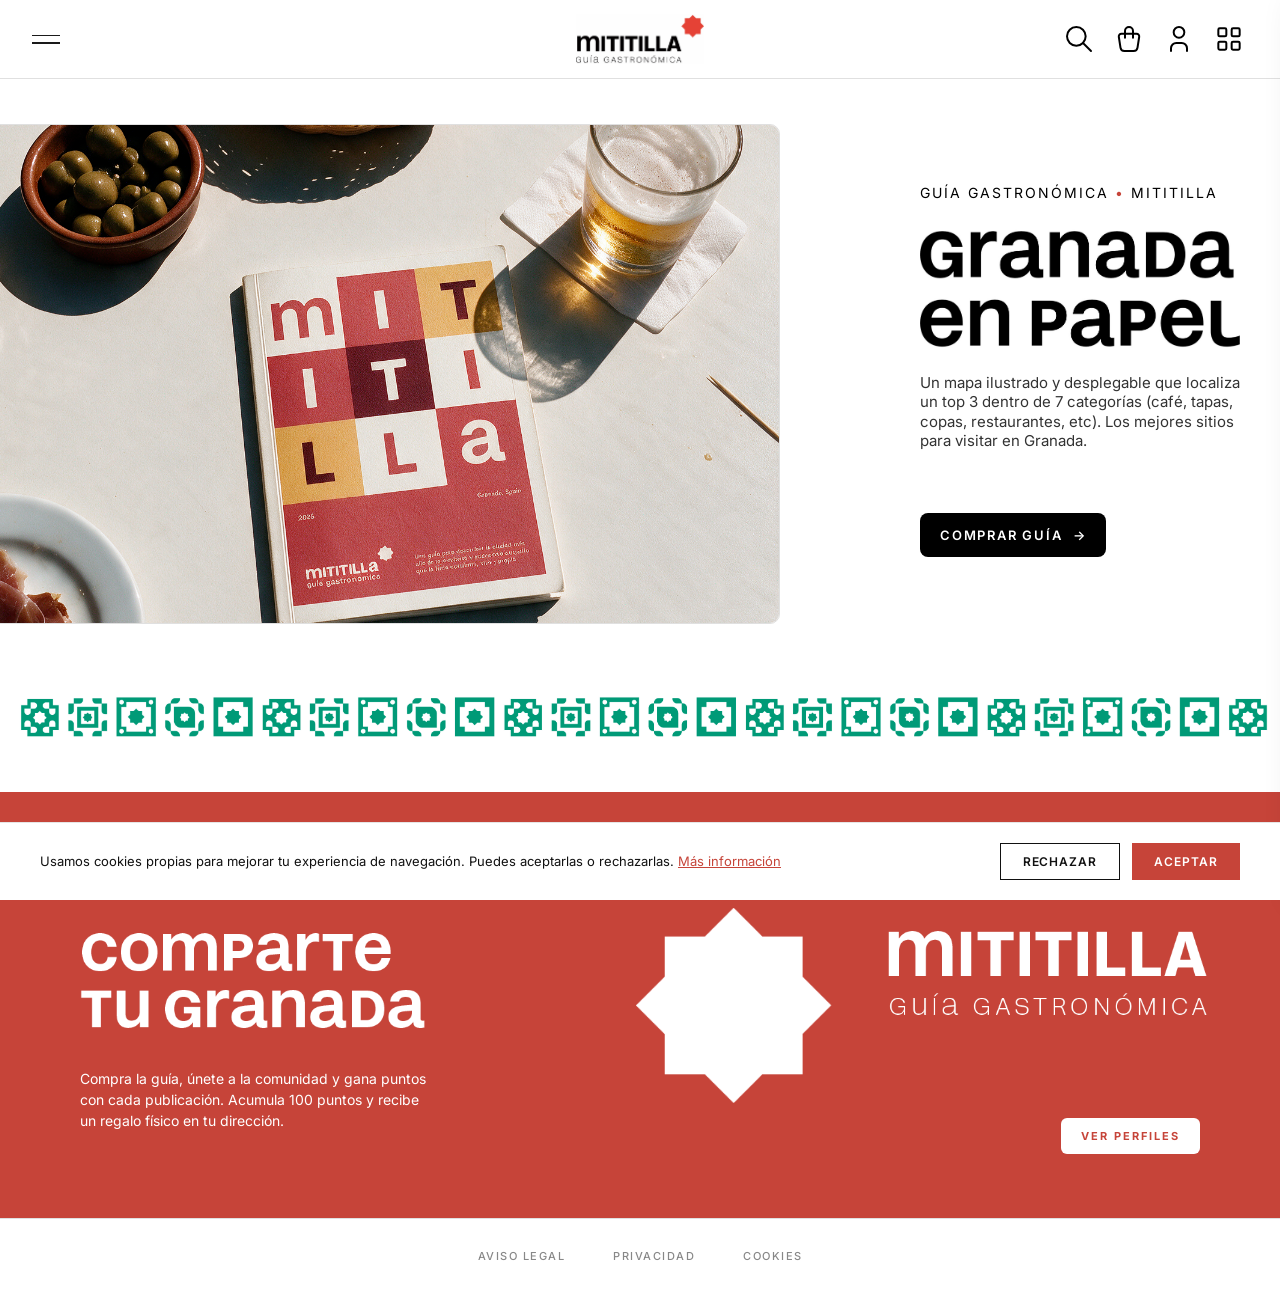
<file: index.html>
<!doctype html>
<html lang="es">
<head>
    <meta charset="utf-8" />
    <link rel="icon" type="image/png" href="favicon.png" />
    <meta name="viewport" content="width=device-width, initial-scale=1" />
    <title>Mititilla • Guía Gastonómica</title>
    <link href="https://fonts.googleapis.com/css2?family=Inter:wght@300;400;600;700;800&display=swap" rel="stylesheet">
    <link rel="stylesheet" href="styles.css">
    <style>
        /* ── Banner cookies ── */
        #cookieBanner {
            position: fixed;
            bottom: 0;
            left: 0;
            right: 0;
            background: #fff;
            color: #111;
            border-top: 1px solid #e5e5e5;
            padding: 20px 40px;
            display: flex;
            align-items: center;
            justify-content: space-between;
            gap: 24px;
            z-index: 9999;
            font-family: 'Inter', sans-serif;
        }
        #cookieBanner p {
            font-size: 13px;
            line-height: 1.6;
            margin: 0;
            flex: 1;
        }
        #cookieBanner a {
            color: #c64439;
            text-decoration: underline;
        }
        .cookie-btns {
            display: flex;
            gap: 12px;
            flex-shrink: 0;
        }
        .cookie-btn-reject {
            padding: 10px 22px;
            border: 1px solid #111;
            background: transparent;
            color: #111;
            font-family: 'Inter', sans-serif;
            font-size: 12px;
            font-weight: 600;
            letter-spacing: .08em;
            cursor: pointer;
        }
        .cookie-btn-accept {
            padding: 10px 22px;
            border: none;
            background: #c64439;
            color: #fff;
            font-family: 'Inter', sans-serif;
            font-size: 12px;
            font-weight: 600;
            letter-spacing: .08em;
            cursor: pointer;
        }

        @media (max-width: 600px) {
            #cookieBanner {
                flex-direction: column;
                align-items: flex-start;
                justify-content: flex-start;
                padding: 16px;
                gap: 14px;
            }
            #cookieBanner p {
                font-size: 12px;
            }
            .cookie-btns {
                width: 100%;
                gap: 10px;
            }
            .cookie-btn-reject,
            .cookie-btn-accept {
                flex: 1;
                text-align: center;
                padding: 12px 10px;
            }
        }
    </style>
</head>
<body>
<header class="site-header">
    <div data-mit-toggle-here></div>

    <div class="logo-wrap">
        <img src="logotipo-08.jpg" alt="Mititilla" class="logo" />
    </div>

    <nav class="header-icons" aria-label="Accesos rápidos">
        <button class="icon-btn" data-target="search" aria-label="Buscar">
            <svg xmlns="http://www.w3.org/2000/svg" width="32" height="32" viewBox="0 0 24 24" fill="none" stroke="#000" stroke-width="1.5" stroke-linecap="round" stroke-linejoin="round"><path d="M10 10m-7 0a7 7 0 1 0 14 0a7 7 0 1 0 -14 0"/><path d="M21 21l-6 -6"/></svg>
        </button>

        <button class="icon-btn" data-target="cart" aria-label="Cesta">
            <svg xmlns="http://www.w3.org/2000/svg" width="32" height="32" viewBox="0 0 24 24" fill="none" stroke="#000" stroke-width="1.5" stroke-linecap="round" stroke-linejoin="round"><path d="M6.331 8h11.339a2 2 0 0 1 1.977 2.304l-1.255 8.152a3 3 0 0 1 -2.966 2.544h-6.852a3 3 0 0 1 -2.965 -2.544l-1.255 -8.152a2 2 0 0 1 1.977 -2.304z"/><path d="M9 11v-5a3 3 0 0 1 6 0v5"/></svg>
        </button>

        <button class="icon-btn" data-target="profile" aria-label="Perfil">
            <svg xmlns="http://www.w3.org/2000/svg" width="32" height="32" viewBox="0 0 24 24" fill="none" stroke="#000" stroke-width="1.5" stroke-linecap="round" stroke-linejoin="round"><path d="M8 7a4 4 0 1 0 8 0a4 4 0 0 0 -8 0"/><path d="M6 21v-2a4 4 0 0 1 4 -4h4a4 4 0 0 1 4 4v2"/></svg>
        </button>

        <button class="icon-btn" data-target="community" aria-label="Comunidad">
            <svg xmlns="http://www.w3.org/2000/svg" width="32" height="32" viewBox="0 0 24 24" fill="none" stroke="#000" stroke-width="1.5" stroke-linecap="round" stroke-linejoin="round"><path d="M4 4m0 1a1 1 0 0 1 1 -1h4a1 1 0 0 1 1 1v4a1 1 0 0 1 -1 1h-4a1 1 0 0 1 -1 -1z"/><path d="M14 4m0 1a1 1 0 0 1 1 -1h4a1 1 0 0 1 1 1v4a1 1 0 0 1 -1 1h-4a1 1 0 0 1 -1 -1z"/><path d="M4 14m0 1a1 1 0 0 1 1 -1h4a1 1 0 0 1 1 1v4a1 1 0 0 1 -1 1h-4a1 1 0 0 1 -1 -1z"/><path d="M14 14m0 1a1 1 0 0 1 1 -1h4a1 1 0 0 1 1 1v4a1 1 0 0 1 -1 1h-4a1 1 0 0 1 -1 -1z"/></svg>
        </button>
    </nav>
</header>

<main>
    <section class="hero">
        <div class="hero-left">
            <img src="PORTADA.png" class="hero-img" />
            <div class="hero-visual" role="img" aria-label="Imagen principal"></div>
        </div>

        <div class="hero-right">
            <p class="eyebrow">GUÍA GASTRONÓMICA <span class="dot" style="color:#c64439;">•</span> MITITILLA</p>

            <img src="GRANADA NEGRO.jpg" class="hero-title-img" />

            <p class="hero-desc">Un mapa ilustrado y desplegable que localiza un top 3 dentro de 7 categorías (café, tapas, copas, restaurantes, etc). Los mejores sitios para visitar en Granada.</p>

            <div class="hero-actions">
                <a href="tienda.html" class="cta-btn" id="buyGuide">COMPRAR GUÍA <span class="arrow">→</span></a>
            </div>
        </div>
    </section>

    <div class="icon-row">
        <img src="web mititilla-16.jpg" class="ICON" />
    </div>

    <section class="exclusive-section">
        <div class="exclusive-left">
            <p class="exclusive-eyebrow">COMUNIDAD EXCLUSIVA • COMPRADORES</p>
            <img src="COMPARTE TU GRANADA.png" alt="Comparte tu Granada" class="exclusive-title-img" />
            <p class="exclusive-desc">Compra la guía, únete a la comunidad y gana puntos con cada publicación. Acumula 100 puntos y recibe un regalo físico en tu dirección.</p>
        </div>

        <div class="exclusive-center">
            <img src="ESTRELLA BLANCA.png" alt="Estrella" class="star-img" />
        </div>

        <div class="exclusive-right">
            <img src="MITITITLLA BLANCO.png" alt="Mititilla Guía Gastronómica" class="logo-img" />
            <button class="perfiles-btn" onclick="window.location.href='comunidad.html'">VER PERFILES</button>
        </div>
    </section>
</main>

<footer class="site-footer">
    <nav class="footer-nav">
        <a href="legal.html">AVISO LEGAL</a>
        <a href="legal.html#privacidad">PRIVACIDAD</a>
        <a href="legal.html#cookies">COOKIES</a>
    </nav>
</footer>

<div id="toast" class="toast hidden" role="status" aria-live="polite"></div>

<!-- Banner cookies -->
<div id="cookieBanner">
    <p>Usamos cookies propias para mejorar tu experiencia de navegación. Puedes aceptarlas o rechazarlas.
        <a href="legal.html#cookies">Más información</a></p>
    <div class="cookie-btns">
        <button class="cookie-btn-reject" id="cookieReject">RECHAZAR</button>
        <button class="cookie-btn-accept" id="cookieAccept">ACEPTAR</button>
    </div>
</div>

<script src="script.js" defer></script>
<script>
    /* ── Cookies banner ── */
    (function () {
        const banner = document.getElementById('cookieBanner');
        if (sessionStorage.getItem('cookieChoice')) {
            banner.style.display = 'none';
            return;
        }
        document.getElementById('cookieAccept').addEventListener('click', function () {
            sessionStorage.setItem('cookieChoice', 'accepted');
            banner.style.display = 'none';
        });
        document.getElementById('cookieReject').addEventListener('click', function () {
            sessionStorage.setItem('cookieChoice', 'rejected');
            banner.style.display = 'none';
        });
    })();
</script>
</body>
</html>
</file>
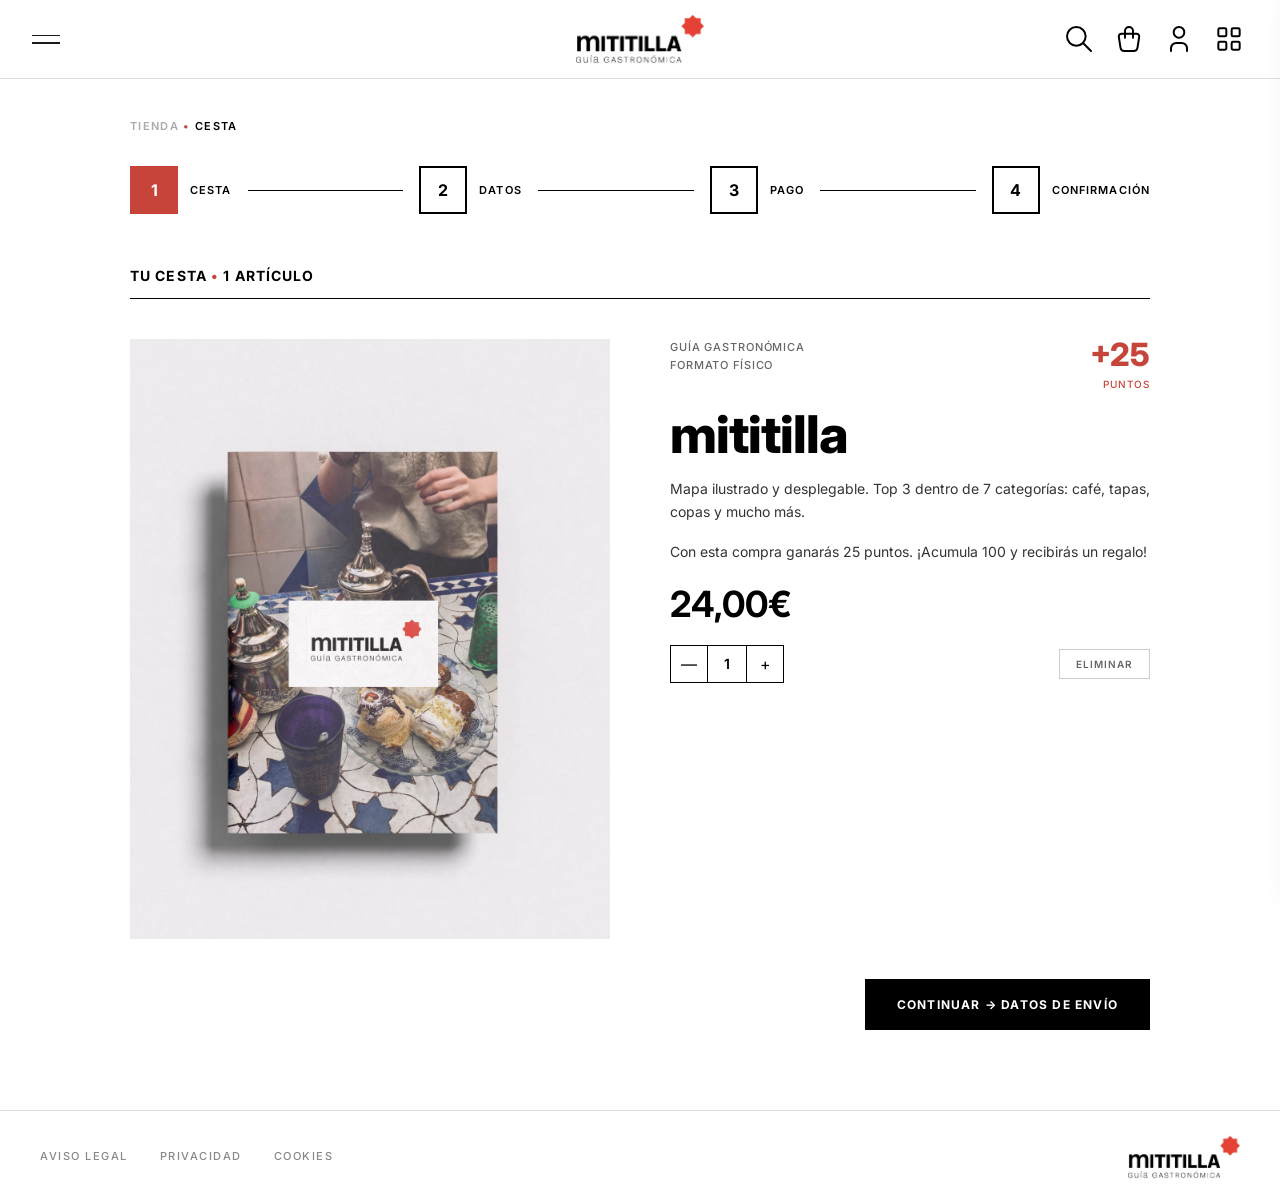
<file: cesta.html>
<!doctype html>
<html lang="es">
<head>
    <meta charset="utf-8" />
    <link rel="icon" type="image/png" href="favicon.png" />
    <meta name="viewport" content="width=device-width, initial-scale=1" />
    <title>Tienda — Mititilla</title>
    <link href="https://fonts.googleapis.com/css2?family=Inter:wght@300;400;600;700;800&display=swap" rel="stylesheet">
    <link rel="stylesheet" href="styles.css">
    <style>

        /* ══════════════════════════
           CHECKOUT — TIENDA
        ══════════════════════════ */

        .tk-wrap {
            max-width: 1100px;
            margin: 0 auto;
            padding: 40px 40px 80px;
        }

        .tk-eyebrow {
            font-size: 11px; font-weight: 600;
            letter-spacing: .12em; text-transform: uppercase;
            margin: 0 0 32px; color: #000;
        }
        .tk-eyebrow-muted { color: #aaa; }
        .tk-eyebrow-dot { color: var(--red); }

        /* ── Stepper ── */
        .tk-stepper {
            display: flex;
            align-items: center;
            margin-bottom: 52px;
        }

        .tk-step-item {
            display: flex;
            align-items: center;
            gap: 12px;
            flex-shrink: 0;
        }

        .tk-step-num {
            width: 48px; height: 48px;
            border: 2px solid #000;
            display: flex; align-items: center; justify-content: center;
            font-size: 16px; font-weight: 700;
            font-family: 'Inter', sans-serif;
            flex-shrink: 0;
            color: #000;
        }

        .tk-step-num.is-active {
            background: var(--red);
            border-color: var(--red);
            color: white;
        }

        .tk-step-num.is-done {
            background: #000;
            border-color: #000;
            color: white;
        }

        .tk-step-label {
            font-size: 11px; font-weight: 600;
            letter-spacing: .1em; text-transform: uppercase;
            color: #000;
        }

        .tk-step-line {
            flex: 1;
            height: 1px;
            background: #000;
            margin: 0 16px;
        }

        /* ── Contenido pasos ── */
        .tk-step-content.hidden { display: none; }

        /* ── Títulos de sección ── */
        .tk-section-title {
            font-size: 14px; font-weight: 700;
            letter-spacing: .08em; text-transform: uppercase;
            color: #000; margin: 0 0 12px;
        }
        .tk-section-title span { color: var(--red); }

        .tk-section-line {
            border: none;
            border-top: 1px solid #000;
            margin: 0 0 40px;
        }

        /* ── Botones ── */
        .tk-btn-primary {
            background: #000; color: white;
            border: none; padding: 18px 32px;
            font-family: 'Inter', sans-serif;
            font-size: 12px; font-weight: 700;
            letter-spacing: .1em; text-transform: uppercase;
            cursor: pointer;
        }
        .tk-btn-primary:hover { background: #222; }

        .tk-btn-outline {
            background: none; color: #000;
            border: 2px solid #000; padding: 16px 28px;
            font-family: 'Inter', sans-serif;
            font-size: 12px; font-weight: 700;
            letter-spacing: .1em; text-transform: uppercase;
            cursor: pointer;
        }
        .tk-btn-outline:hover { background: #000; color: white; }

        /* ══ STEP 1: CESTA ══ */

        .tk-cart-row {
            display: grid;
            grid-template-columns: 1fr 1fr;
            gap: 60px;
            align-items: start;
            margin-bottom: 40px;
        }

        .tk-cart-img-placeholder {
            width: 100%; aspect-ratio: 4/5;
            background: #111; display: block;
        }

        .tk-cart-img img {
            width: 100%; aspect-ratio: 4/5;
            object-fit: cover; display: block;
        }

        .tk-cart-info {
            display: flex;
            flex-direction: column;
            gap: 16px;
        }

        .tk-cart-header {
            display: flex;
            justify-content: space-between;
            align-items: flex-start;
        }

        .tk-cart-category {
            font-size: 11px; font-weight: 500;
            letter-spacing: .08em; text-transform: uppercase;
            color: #666; line-height: 1.6; margin: 0;
        }

        .tk-points-badge { text-align: right; flex-shrink: 0; }

        .tk-points-badge-num {
            font-size: 32px; font-weight: 800;
            color: var(--red); line-height: 1; display: block;
        }

        .tk-points-badge-label {
            font-size: 10px; font-weight: 500;
            letter-spacing: .08em; text-transform: uppercase;
            color: var(--red);
        }

        .tk-cart-brand {
            font-size: 52px; font-weight: 800;
            letter-spacing: -.02em; text-transform: lowercase;
            color: #000; line-height: 1; margin: 0;
        }

        .tk-cart-desc {
            font-size: 14px; font-weight: 400;
            line-height: 1.65; color: #333; margin: 0;
        }

        .tk-cart-price {
            font-size: 36px; font-weight: 700;
            color: #000; margin: 0;
        }

        .tk-cart-controls {
            display: flex;
            align-items: center;
            justify-content: space-between;
        }

        .tk-qty {
            display: flex;
            align-items: center;
            border: 1px solid #000;
        }

        .tk-qty-btn {
            width: 36px; height: 36px;
            background: none; border: none;
            font-size: 16px; cursor: pointer;
            font-family: 'Inter', sans-serif;
            display: flex; align-items: center; justify-content: center;
        }
        .tk-qty-btn:hover { background: #f0f0f0; }

        .tk-qty-num {
            width: 40px; text-align: center;
            font-size: 14px; font-weight: 600;
            border-left: 1px solid #000;
            border-right: 1px solid #000;
            height: 36px; line-height: 36px;
            display: inline-block;
        }

        .tk-eliminar-btn {
            background: none; border: 1px solid #ccc;
            padding: 8px 16px;
            font-family: 'Inter', sans-serif;
            font-size: 10px; font-weight: 600;
            letter-spacing: .1em; text-transform: uppercase;
            cursor: pointer; color: #666;
        }
        .tk-eliminar-btn:hover { border-color: #000; color: #000; }

        .tk-cart-footer {
            display: flex;
            justify-content: flex-end;
        }

        /* ══ STEP 2: DATOS ══ */

        .tk-form-section { margin-bottom: 48px; }

        .tk-form-grid-2 {
            display: grid;
            grid-template-columns: 1fr 1fr;
            gap: 20px;
        }

        .tk-form-group {
            display: flex; flex-direction: column;
            gap: 6px; margin-bottom: 20px;
        }

        .tk-form-label {
            font-size: 10px; font-weight: 700;
            letter-spacing: .1em; text-transform: uppercase;
            color: #000;
        }
        .tk-form-label span { color: var(--red); margin-left: 2px; }

        .tk-form-input {
            border: 1px solid #ccc;
            padding: 12px 14px;
            font-family: 'Inter', sans-serif;
            font-size: 14px; font-weight: 400;
            color: #000; outline: none;
            width: 100%; box-sizing: border-box;
        }
        .tk-form-input:focus { border-color: #000; }

        .tk-form-check {
            display: flex;
            align-items: flex-start;
            gap: 12px;
            margin: 8px 0 32px;
        }

        .tk-form-check input[type="checkbox"] {
            width: 18px; height: 18px;
            accent-color: var(--red);
            flex-shrink: 0; margin-top: 2px;
            cursor: pointer;
        }

        .tk-form-check label {
            font-size: 13px; font-weight: 400;
            color: #333; line-height: 1.5; cursor: pointer;
        }
        .tk-form-check label a { color: #000; text-decoration: underline; }

        .tk-form-footer {
            display: flex;
            justify-content: space-between;
            align-items: center;
            padding-top: 32px;
        }

        .tk-promo-banner {
            background: var(--red); color: white;
            padding: 18px 40px;
            display: flex; align-items: center; gap: 16px;
            margin-top: 52px;
            font-size: 12px; font-weight: 700;
            letter-spacing: .08em; text-transform: uppercase;
        }

        /* ══ STEP 3: PAGO ══ */

        .tk-pay-product {
            display: grid;
            grid-template-columns: 140px 1fr;
            gap: 28px;
            align-items: center;
            margin-bottom: 48px;
        }

        .tk-pay-img-placeholder {
            width: 140px; height: 140px;
            background: #111; display: block;
        }

        .tk-pay-img img {
            width: 140px; height: 140px;
            object-fit: cover; display: block;
        }

        .tk-pay-product-category {
            font-size: 10px; font-weight: 500;
            letter-spacing: .1em; text-transform: uppercase;
            color: #666; margin: 0 0 6px; line-height: 1.6;
        }

        .tk-pay-product-brand {
            font-size: 36px; font-weight: 800;
            letter-spacing: -.02em; text-transform: lowercase;
            color: #000; margin: 0 0 12px;
        }

        .tk-pay-qty-badge {
            display: inline-flex;
            align-items: center; gap: 8px;
            border: 1px solid #000;
            padding: 5px 12px;
            font-size: 11px; font-weight: 600;
            letter-spacing: .08em; text-transform: uppercase;
        }

        .tk-pay-layout {
            display: grid;
            grid-template-columns: 1fr auto;
            gap: 60px;
            align-items: start;
        }

        .tk-price-row {
            display: flex;
            justify-content: space-between;
            align-items: center;
            padding: 16px 0;
            border-bottom: 1px solid #e0e0e0;
            font-size: 13px; font-weight: 400;
            color: #333;
        }
        .tk-price-row:first-child { border-top: 1px solid #e0e0e0; }

        .tk-price-label {
            font-size: 11px; font-weight: 600;
            letter-spacing: .08em; text-transform: uppercase;
        }

        .tk-price-row--total {
            border-bottom: none;
            padding-top: 24px;
        }
        .tk-price-row--total .tk-price-label {
            font-size: 13px; font-weight: 800;
        }
        .tk-price-row--total .tk-price-amount {
            font-size: 32px; font-weight: 800;
            color: #000;
        }

        .tk-shipping-box {
            background: #f5f5f5;
            padding: 20px 24px;
            display: flex; gap: 14px;
            align-items: flex-start;
            width: 300px;
            margin-bottom: 24px;
            box-sizing: border-box;
        }
        .tk-shipping-box svg { flex-shrink: 0; margin-top: 2px; }
        .tk-shipping-box p {
            font-size: 13px; font-weight: 400;
            line-height: 1.6; color: #333; margin: 0;
        }

        /* ══ STEP 4: CONFIRMACIÓN ══ */

        .tk-confirm-hero {
            border: 2px solid #000;
            padding: 32px 40px;
            margin-bottom: 52px;
            display: flex;
            flex-direction: column;
            gap: 14px;
        }

        .tk-confirm-hero-top {
            display: flex;
            align-items: center;
            gap: 24px;
        }

        .tk-check-box {
            width: 56px; height: 56px;
            background: #000;
            display: flex; align-items: center; justify-content: center;
            flex-shrink: 0;
        }

        .tk-confirm-title {
            font-size: 48px; font-weight: 800;
            letter-spacing: -.02em; text-transform: lowercase;
            color: #000; margin: 0; line-height: 1;
        }

        .tk-confirm-sub {
            font-size: 14px; font-weight: 400;
            color: #333; margin: 0;
        }

        .tk-confirm-ref {
            font-size: 11px; font-weight: 700;
            letter-spacing: .12em; text-transform: uppercase;
            color: #000; margin: 0;
        }
        .tk-confirm-ref span { color: var(--red); }

        .tk-confirm-grid {
            display: grid;
            grid-template-columns: 1fr 1fr;
            gap: 12px;
            margin-bottom: 52px;
        }

        .tk-confirm-card {
            border: 1px solid #e0e0e0;
            padding: 20px 24px;
        }

        .tk-confirm-label {
            font-size: 10px; font-weight: 700;
            letter-spacing: .12em; text-transform: uppercase;
            color: #666; margin: 0 0 6px;
        }

        .tk-confirm-value {
            font-size: 14px; font-weight: 400;
            color: #000; margin: 0; line-height: 1.5;
        }
        .tk-confirm-value--red { color: var(--red); font-weight: 600; }

        .tk-confirm-product {
            display: grid;
            grid-template-columns: 100px 1fr auto auto;
            gap: 20px;
            align-items: center;
            border: 1px solid #e0e0e0;
            padding: 20px;
            margin-bottom: 52px;
        }

        .tk-confirm-product-img {
            width: 100px; height: 100px;
            background: #111; display: block;
        }

        .tk-confirm-product-cat {
            font-size: 10px; font-weight: 600;
            letter-spacing: .1em; text-transform: uppercase;
            color: #666; margin: 0 0 4px;
        }

        .tk-confirm-product-brand {
            font-size: 28px; font-weight: 800;
            text-transform: lowercase;
            color: #000; margin: 0;
        }

        .tk-confirm-qty-badge {
            display: inline-flex;
            align-items: center; gap: 8px;
            border: 1px solid #000;
            padding: 5px 12px;
            font-size: 11px; font-weight: 600;
            letter-spacing: .08em; text-transform: uppercase;
        }

        .tk-confirm-product-price {
            font-size: 22px; font-weight: 700;
            color: #000; margin: 0;
        }

        .tk-final-banner {
            background: var(--red); color: white;
            padding: 32px 40px;
            display: flex; gap: 24px;
            align-items: flex-start;
        }
        .tk-final-banner svg { flex-shrink: 0; margin-top: 4px; }

        .tk-final-banner-title {
            font-size: 20px; font-weight: 800;
            letter-spacing: .04em; text-transform: uppercase;
            margin: 0 0 8px; color: white;
        }

        .tk-final-banner-desc {
            font-size: 13px; font-weight: 400;
            color: rgba(255,255,255,0.85);
            margin: 0; line-height: 1.6;
        }

        /* ── Footer ── */
        .site-footer--shop {
            display: flex; justify-content: space-between; align-items: center;
            padding: 24px 40px; border-top: 1px solid var(--border);
        }
        .footer-nav--shop { justify-content: flex-start; gap: 32px; }
        .footer-logo-img { height: 44px; object-fit: contain; display: block; }

        @media (max-width: 768px) {
            .tk-wrap { padding: 24px 20px 60px; }
            .tk-cart-row { grid-template-columns: 1fr; gap: 32px; }
            .tk-form-grid-2 { grid-template-columns: 1fr; }
            .tk-pay-layout { grid-template-columns: 1fr; gap: 32px; }
            .tk-shipping-box { width: 100%; }
            .tk-confirm-grid { grid-template-columns: 1fr; }
            .tk-confirm-product { grid-template-columns: 80px 1fr; gap: 12px; }
            .tk-confirm-qty-badge, .tk-confirm-product-price { grid-column: 2; }
            .tk-step-label { display: none; }
            .tk-confirm-title { font-size: 32px; }
        }

    </style>
</head>
<body>

<header class="site-header">
    <div data-mit-toggle-here></div>
    <div class="logo-wrap">
        <img src="logotipo-08.jpg" alt="Mititilla" class="logo" />
    </div>
    <nav class="header-icons" aria-label="Accesos rápidos">
        <button class="icon-btn" data-target="search" aria-label="Buscar">
            <svg xmlns="http://www.w3.org/2000/svg" width="32" height="32" viewBox="0 0 24 24" fill="none" stroke="#000" stroke-width="1.5" stroke-linecap="round" stroke-linejoin="round"><path d="M10 10m-7 0a7 7 0 1 0 14 0a7 7 0 1 0 -14 0"/><path d="M21 21l-6 -6"/></svg>
        </button>
        <button class="icon-btn" data-target="cart" aria-label="Cesta">
            <svg xmlns="http://www.w3.org/2000/svg" width="32" height="32" viewBox="0 0 24 24" fill="none" stroke="#000" stroke-width="1.5" stroke-linecap="round" stroke-linejoin="round"><path d="M6.331 8h11.339a2 2 0 0 1 1.977 2.304l-1.255 8.152a3 3 0 0 1 -2.966 2.544h-6.852a3 3 0 0 1 -2.965 -2.544l-1.255 -8.152a2 2 0 0 1 1.977 -2.304z"/><path d="M9 11v-5a3 3 0 0 1 6 0v5"/></svg>
        </button>
        <button class="icon-btn" data-target="profile" aria-label="Perfil">
            <svg xmlns="http://www.w3.org/2000/svg" width="32" height="32" viewBox="0 0 24 24" fill="none" stroke="#000" stroke-width="1.5" stroke-linecap="round" stroke-linejoin="round"><path d="M8 7a4 4 0 1 0 8 0a4 4 0 0 0 -8 0"/><path d="M6 21v-2a4 4 0 0 1 4 -4h4a4 4 0 0 1 4 4v2"/></svg>
        </button>
        <button class="icon-btn" data-target="community" aria-label="Comunidad">
            <svg xmlns="http://www.w3.org/2000/svg" width="32" height="32" viewBox="0 0 24 24" fill="none" stroke="#000" stroke-width="1.5" stroke-linecap="round" stroke-linejoin="round"><path d="M4 4m0 1a1 1 0 0 1 1 -1h4a1 1 0 0 1 1 1v4a1 1 0 0 1 -1 1h-4a1 1 0 0 1 -1 -1z"/><path d="M14 4m0 1a1 1 0 0 1 1 -1h4a1 1 0 0 1 1 1v4a1 1 0 0 1 -1 1h-4a1 1 0 0 1 -1 -1z"/><path d="M4 14m0 1a1 1 0 0 1 1 -1h4a1 1 0 0 1 1 1v4a1 1 0 0 1 -1 1h-4a1 1 0 0 1 -1 -1z"/><path d="M14 14m0 1a1 1 0 0 1 1 -1h4a1 1 0 0 1 1 1v4a1 1 0 0 1 -1 1h-4a1 1 0 0 1 -1 -1z"/></svg>
        </button>
    </nav>
</header>

<main>
    <div class="tk-wrap">

        <p class="tk-eyebrow"><span class="tk-eyebrow-muted">TIENDA</span> <span class="tk-eyebrow-dot">•</span> CESTA</p>

        <!-- ── Stepper ── -->
        <div class="tk-stepper">
            <div class="tk-step-item">
                <div class="tk-step-num is-active" id="sn1">1</div>
                <span class="tk-step-label">CESTA</span>
            </div>
            <div class="tk-step-line"></div>
            <div class="tk-step-item">
                <div class="tk-step-num" id="sn2">2</div>
                <span class="tk-step-label">DATOS</span>
            </div>
            <div class="tk-step-line"></div>
            <div class="tk-step-item">
                <div class="tk-step-num" id="sn3">3</div>
                <span class="tk-step-label">PAGO</span>
            </div>
            <div class="tk-step-line"></div>
            <div class="tk-step-item">
                <div class="tk-step-num" id="sn4">4</div>
                <span class="tk-step-label">CONFIRMACIÓN</span>
            </div>
        </div>

        <!-- ══ PASO 1: CESTA ══ -->
        <div id="tk-step-1" class="tk-step-content">

            <p class="tk-section-title">TU CESTA <span>•</span> 1 ARTÍCULO</p>
            <hr class="tk-section-line">

            <div class="tk-cart-row">
                <div class="tk-cart-img">
                    <img src="mockup 2.jpg" alt="Guía Mititilla" style="width:100%; aspect-ratio:4/5; object-fit:cover; display:block;">
                </div>
                <div class="tk-cart-info">
                    <div class="tk-cart-header">
                        <p class="tk-cart-category">GUÍA GASTRONÓMICA<br>FORMATO FÍSICO</p>
                        <div class="tk-points-badge">
                            <span class="tk-points-badge-num">+25</span>
                            <span class="tk-points-badge-label">puntos</span>
                        </div>
                    </div>
                    <h2 class="tk-cart-brand">mititilla</h2>
                    <p class="tk-cart-desc">Mapa ilustrado y desplegable. Top 3 dentro de 7 categorías: café, tapas, copas y mucho más.</p>
                    <p class="tk-cart-desc">Con esta compra ganarás 25 puntos. ¡Acumula 100 y recibirás un regalo!</p>
                    <p class="tk-cart-price">24,00€</p>
                    <div class="tk-cart-controls">
                        <div class="tk-qty">
                            <button class="tk-qty-btn" onclick="changeQty(-1)">—</button>
                            <span class="tk-qty-num" id="tkQty">1</span>
                            <button class="tk-qty-btn" onclick="changeQty(1)">+</button>
                        </div>
                        <button class="tk-eliminar-btn" onclick="tkToast('Artículo eliminado de la cesta')">ELIMINAR</button>
                    </div>
                </div>
            </div>

            <div class="tk-cart-footer">
                <button class="tk-btn-primary" onclick="showStep(2)">CONTINUAR → DATOS DE ENVÍO</button>
            </div>

        </div>

        <!-- ══ PASO 2: DATOS ══ -->
        <div id="tk-step-2" class="tk-step-content hidden">

            <div class="tk-form-section">
                <p class="tk-section-title">DATOS DE ENVÍO <span>•</span> DESTINATARIO</p>
                <hr class="tk-section-line">

                <div class="tk-form-grid-2">
                    <div class="tk-form-group">
                        <label class="tk-form-label" for="fNombre">NOMBRE <span>*</span></label>
                        <input class="tk-form-input" type="text" id="fNombre" autocomplete="given-name">
                    </div>
                    <div class="tk-form-group">
                        <label class="tk-form-label" for="fApellidos">APELLIDOS <span>*</span></label>
                        <input class="tk-form-input" type="text" id="fApellidos" autocomplete="family-name">
                    </div>
                </div>

                <div class="tk-form-group">
                    <label class="tk-form-label" for="fEmail">EMAIL (SERÁ TU USUARIO PARA ACCEDER A LA COMUNIDAD) <span>*</span></label>
                    <input class="tk-form-input" type="email" id="fEmail" autocomplete="email">
                </div>

                <div class="tk-form-group" style="max-width: 320px;">
                    <label class="tk-form-label" for="fTelefono">TELÉFONO (OPCIONAL)</label>
                    <input class="tk-form-input" type="tel" id="fTelefono" autocomplete="tel">
                </div>
            </div>

            <div class="tk-form-section">
                <p class="tk-section-title">DIRECCIÓN <span>•</span> ENVÍO</p>
                <hr class="tk-section-line">

                <div class="tk-form-group">
                    <label class="tk-form-label" for="fCalle">CALLE Y NÚMERO <span>*</span></label>
                    <input class="tk-form-input" type="text" id="fCalle" autocomplete="street-address">
                </div>

                <div class="tk-form-grid-2">
                    <div class="tk-form-group">
                        <label class="tk-form-label" for="fCiudad">CIUDAD <span>*</span></label>
                        <input class="tk-form-input" type="text" id="fCiudad" autocomplete="address-level2">
                    </div>
                    <div class="tk-form-group">
                        <label class="tk-form-label" for="fCP">CÓDIGO POSTAL <span>*</span></label>
                        <input class="tk-form-input" type="text" id="fCP" autocomplete="postal-code">
                    </div>
                </div>

                <div class="tk-form-group">
                    <label class="tk-form-label" for="fPais">PAÍS <span>*</span></label>
                    <input class="tk-form-input" type="text" id="fPais" autocomplete="country-name">
                </div>

                <div class="tk-form-check">
                    <input type="checkbox" id="fPrivacidad">
                    <label for="fPrivacidad">Acepto la <a href="legal.html#privacidad">política de privacidad</a> y el tratamiento de mis datos para gestionar el pedido y el acceso a la comunidad</label>
                </div>

                <hr class="tk-section-line" style="margin-top: 0;">

                <div class="tk-form-footer">
                    <button class="tk-btn-outline" onclick="showStep(1)">← VOLVER A LA CESTA</button>
                    <button class="tk-btn-primary" onclick="validarYContinuar()">CONTINUAR AL PAGO →</button>
                </div>
            </div>

            <div class="tk-promo-banner">
                <svg xmlns="http://www.w3.org/2000/svg" width="20" height="20" viewBox="0 0 24 24" fill="none" stroke="white" stroke-width="1.5" stroke-linecap="round" stroke-linejoin="round"><path d="M12 17.75l-6.172 3.245l1.179 -6.873l-5 -4.867l6.9 -1l3.086 -6.253l3.086 6.253l6.9 1l-5 4.867l1.179 6.873z"/></svg>
                AL COMPLETAR LA COMPRA GANARÁS 25 PUNTOS – ÚNETE A LA COMUNIDAD MITITILLA
            </div>

        </div>

        <!-- ══ PASO 3: PAGO ══ -->
        <div id="tk-step-3" class="tk-step-content hidden">

            <div class="tk-pay-product">
                <img src="mockup 2.jpg" alt="Guía Mititilla" style="width:140px; height:140px; object-fit:cover; display:block;">
                <div>
                    <p class="tk-pay-product-category">GUÍA GASTRONÓMICA<br>FORMATO FÍSICO</p>
                    <h2 class="tk-pay-product-brand">mititilla</h2>
                    <div class="tk-pay-qty-badge">
                        <span id="payQty">1</span> GUÍA(S)
                    </div>
                </div>
            </div>

            <div class="tk-pay-layout">
                <div>
                    <div class="tk-price-row">
                        <span class="tk-price-label">SUBTOTAL</span>
                        <span>24,00 €</span>
                    </div>
                    <div class="tk-price-row">
                        <span class="tk-price-label">ENVÍO</span>
                        <span>0,00 €</span>
                    </div>
                    <div class="tk-price-row">
                        <span class="tk-price-label">IVA (21%)</span>
                        <span>5,04 €</span>
                    </div>
                    <div class="tk-price-row tk-price-row--total">
                        <span class="tk-price-label">TOTAL</span>
                        <span class="tk-price-amount">29,04€</span>
                    </div>
                </div>

                <div>
                    <div class="tk-shipping-box">
                        <svg xmlns="http://www.w3.org/2000/svg" width="22" height="22" viewBox="0 0 24 24" fill="none" stroke="#555" stroke-width="1.5" stroke-linecap="round" stroke-linejoin="round"><path d="M7 17m-2 0a2 2 0 1 0 4 0a2 2 0 1 0 -4 0"/><path d="M17 17m-2 0a2 2 0 1 0 4 0a2 2 0 1 0 -4 0"/><path d="M5 17h-2v-11a1 1 0 0 1 1 -1h9v12m-4 0h6m4 0h2v-6h-8m0 -5h5l3 5"/></svg>
                        <p>Envío gratuito a toda España. Estimación aproximada de entrega: 5 – 8 días laborales desde la confirmación y pago del pedido.</p>
                    </div>
                    <button class="tk-btn-outline" onclick="finalizarCompra()">FINALIZAR COMPRA 29,04€</button>
                </div>
            </div>

        </div>

        <!-- ══ PASO 4: CONFIRMACIÓN ══ -->
        <div id="tk-step-4" class="tk-step-content hidden">

            <div class="tk-confirm-hero">
                <div class="tk-confirm-hero-top">
                    <div class="tk-check-box">
                        <svg xmlns="http://www.w3.org/2000/svg" width="28" height="28" viewBox="0 0 24 24" fill="none" stroke="white" stroke-width="2.5" stroke-linecap="round" stroke-linejoin="round"><path d="M5 12l5 5l10 -10"/></svg>
                    </div>
                    <h2 class="tk-confirm-title">pedido confirmado</h2>
                </div>
                <p class="tk-confirm-sub">Gracias por tu compra. Recibirás un email con los detalles y el seguimiento del envío.</p>
                <p class="tk-confirm-ref">REFERENCIA: <span id="cfRef">#MIT - 2026 - 00847</span></p>
            </div>

            <p class="tk-section-title">DETALLE <span>•</span> ENVÍO</p>
            <hr class="tk-section-line">

            <div class="tk-confirm-grid">
                <div class="tk-confirm-card">
                    <p class="tk-confirm-label">DESTINATARIO</p>
                    <p class="tk-confirm-value" id="cfNombre">—</p>
                </div>
                <div class="tk-confirm-card">
                    <p class="tk-confirm-label">EMAIL</p>
                    <p class="tk-confirm-value" id="cfEmail">—</p>
                </div>
                <div class="tk-confirm-card">
                    <p class="tk-confirm-label">DIRECCIÓN</p>
                    <p class="tk-confirm-value" id="cfDireccion" style="white-space: pre-line;">—</p>
                </div>
                <div class="tk-confirm-card">
                    <p class="tk-confirm-label">FECHA DEL PEDIDO</p>
                    <p class="tk-confirm-value" id="cfFecha">—</p>
                </div>
                <div class="tk-confirm-card">
                    <p class="tk-confirm-label">PAGO</p>
                    <p class="tk-confirm-value">Tarjeta **** 4242</p>
                </div>
                <div class="tk-confirm-card">
                    <p class="tk-confirm-label">ESTADO</p>
                    <p class="tk-confirm-value tk-confirm-value--red">EN PREPARACIÓN</p>
                </div>
            </div>

            <p class="tk-section-title">PEDIDO <span>•</span> PRODUCTO(S)</p>
            <hr class="tk-section-line">

            <div class="tk-confirm-product">
                <img src="mockup 2.jpg" alt="Guía Mititilla" style="width:100px; height:100px; object-fit:cover; display:block;">
                <div>
                    <p class="tk-confirm-product-cat">GUÍA GASTRONÓMICA • FORMATO FÍSICO</p>
                    <h3 class="tk-confirm-product-brand">mititilla</h3>
                </div>
                <div class="tk-confirm-qty-badge">
                    <span id="cfQty">1</span> GUÍA(S)
                </div>
                <p class="tk-confirm-product-price">29,04€</p>
            </div>

            <div class="tk-final-banner">
                <svg xmlns="http://www.w3.org/2000/svg" width="28" height="28" viewBox="0 0 24 24" fill="white" stroke="white" stroke-width="0.5" stroke-linecap="round" stroke-linejoin="round"><path d="M12 17.75l-6.172 3.245l1.179 -6.873l-5 -4.867l6.9 -1l3.086 -6.253l3.086 6.253l6.9 1l-5 4.867l1.179 6.873z"/></svg>
                <div>
                    <p class="tk-final-banner-title">+25 PUNTOS ACUMULADOS</p>
                    <p class="tk-final-banner-desc">Accede a la comunidad y sigue ganando puntos con tus publicaciones. Con 100 puntos recibirás un regalo físico en tu dirección.</p>
                </div>
            </div>

        </div>

    </div><!-- /tk-wrap -->
</main>

<footer class="site-footer site-footer--shop">
    <nav class="footer-nav footer-nav--shop">
        <a href="legal.html">AVISO LEGAL</a>
        <a href="legal.html#privacidad">PRIVACIDAD</a>
        <a href="legal.html#cookies">COOKIES</a>
    </nav>
    <img src="logotipo-08.jpg" alt="Mititilla" class="footer-logo-img">
</footer>

<div id="toast" class="toast hidden" role="status" aria-live="polite"></div>
<script src="script.js" defer></script>

<script>
    // Leer cantidad del carrito al cargar
    try {
        const saved = localStorage.getItem('mitCart');
        if (saved) {
            const q = JSON.parse(saved).qty || 1;
            document.getElementById('tkQty').textContent = q;
            document.getElementById('payQty').textContent = q;
        }
    } catch(e) {}
    function showStep(n) {
        for (let i = 1; i <= 4; i++) {
            document.getElementById('tk-step-' + i).classList.toggle('hidden', i !== n);
        }
        ['sn1','sn2','sn3','sn4'].forEach((id, idx) => {
            const el = document.getElementById(id);
            el.classList.remove('is-active','is-done');
            if (idx + 1 === n)      el.classList.add('is-active');
            else if (idx + 1 < n)   el.classList.add('is-done');
        });
        window.scrollTo(0, 0);
    }

    function changeQty(delta) {
        const el = document.getElementById('tkQty');
        let q = Math.min(10, Math.max(1, parseInt(el.textContent) + delta));
        el.textContent = q;
        document.getElementById('payQty').textContent = q;
    }

    function validarYContinuar() {
        const campos = ['fNombre','fApellidos','fEmail','fCalle','fCiudad','fCP','fPais'];
        for (const id of campos) {
            if (!document.getElementById(id).value.trim()) {
                tkToast('Completa todos los campos obligatorios.');
                return;
            }
        }
        if (!document.getElementById('fPrivacidad').checked) {
            tkToast('Debes aceptar la política de privacidad.');
            return;
        }
        showStep(3);
    }

    function finalizarCompra() {
        const nombre    = document.getElementById('fNombre').value.trim();
        const apellidos = document.getElementById('fApellidos').value.trim();
        const email     = document.getElementById('fEmail').value.trim();
        const calle     = document.getElementById('fCalle').value.trim();
        const ciudad    = document.getElementById('fCiudad').value.trim();
        const cp        = document.getElementById('fCP').value.trim();
        const pais      = document.getElementById('fPais').value.trim();
        const qty       = document.getElementById('tkQty').textContent;

        document.getElementById('cfNombre').textContent    = nombre + ' ' + apellidos;
        document.getElementById('cfEmail').textContent     = email;
        document.getElementById('cfDireccion').textContent = calle + '\n' + cp + ' ' + ciudad + ', ' + pais;
        document.getElementById('cfQty').textContent       = qty;

        const meses = ['enero','febrero','marzo','abril','mayo','junio','julio','agosto','septiembre','octubre','noviembre','diciembre'];
        const hoy   = new Date();
        document.getElementById('cfFecha').textContent = hoy.getDate() + ' de ' + meses[hoy.getMonth()] + ' ' + hoy.getFullYear();

        document.getElementById('cfRef').textContent = '#MIT - ' + hoy.getFullYear() + ' - ' + String(Math.floor(10000 + Math.random() * 90000));

        showStep(4);
    }

    function tkToast(msg) {
        const t = document.getElementById('toast');
        if (!t) return;
        t.textContent = msg;
        t.classList.remove('hidden');
        setTimeout(() => t.classList.add('hidden'), 2500);
    }
</script>

</body>
</html>
</file>
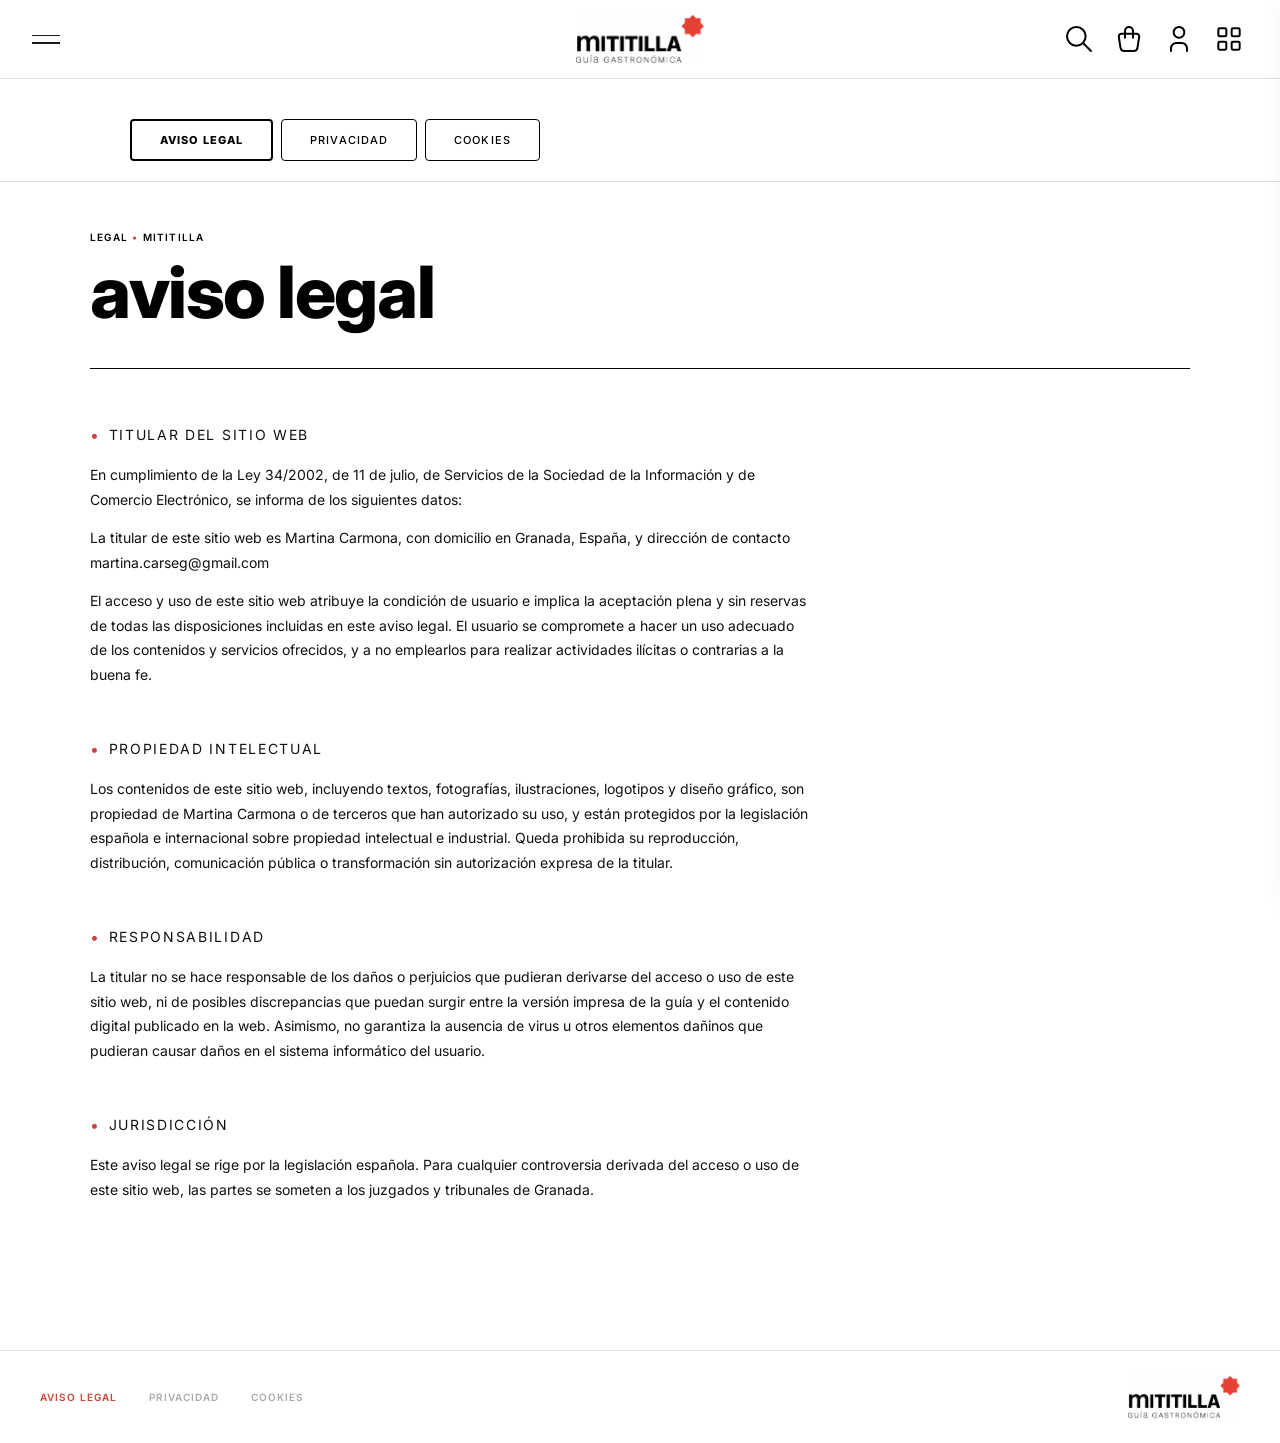
<file: legal.html>
<!doctype html>
<html lang="es">
<head>
    <meta charset="utf-8" />
    <link rel="icon" type="image/png" href="favicon.png" />
    <meta name="viewport" content="width=device-width, initial-scale=1" />
    <title>Legal — Mititilla</title>
    <link href="https://fonts.googleapis.com/css2?family=Inter:wght@300;400;600;700;800&display=swap" rel="stylesheet">
    <link rel="stylesheet" href="styles.css">
    <style>

        /* ══════════════════════════
           LEGAL
        ══════════════════════════ */

        .leg-wrap {
            max-width: 1100px;
            margin: 0 auto;
            padding: 0 40px;
        }

        /* ── Tabs ── */
        .leg-tabs {
            display: flex;
            gap: 8px;
            padding: 40px 40px 0;
            max-width: 1100px;
            margin: 0 auto;
        }

        .leg-tab-btn {
            padding: 12px 28px;
            border: 1px solid #000;
            border-radius: 4px;
            background: none;
            font-family: 'Inter', sans-serif;
            font-size: 11px; font-weight: 500;
            letter-spacing: .1em; text-transform: uppercase;
            cursor: pointer; color: #000;
            transition: background .15s;
        }

        .leg-tab-btn.active {
            font-weight: 800;
            border-width: 2px;
        }

        .leg-tab-line {
            border: none;
            border-top: 1px solid #e0e0e0;
            margin: 20px 0 0;
        }

        /* ── Contenido de cada tab ── */
        .leg-tab-content { display: none; }
        .leg-tab-content.active { display: block; }

        .leg-page {
            padding: 48px 0 100px;
        }

        .leg-eyebrow {
            font-size: 10px; font-weight: 600;
            letter-spacing: .12em; text-transform: uppercase;
            color: #000; margin: 0 0 12px;
        }

        .leg-eyebrow span { color: var(--red); }

        .leg-title {
            font-size: 72px; font-weight: 800;
            line-height: 1; letter-spacing: -.02em;
            text-transform: lowercase; color: #000;
            margin: 0 0 40px;
        }

        .leg-divider {
            border: none;
            border-top: 1px solid #000;
            margin: 0 0 52px;
        }

        /* ── Secciones ── */
        .leg-section { margin-bottom: 48px; }

        .leg-section-title {
            font-size: 11px; font-weight: 700;
            letter-spacing: .12em; text-transform: uppercase;
            color: #000; margin: 0 0 20px;
            display: flex; align-items: center; gap: 8px;
        }

        .leg-section-title::before {
            content: '•';
            color: var(--red);
            font-size: 16px;
        }

        .leg-section p {
            font-size: 14px; font-weight: 400;
            line-height: 1.75; color: #111;
            margin: 0 0 14px;
            max-width: 720px;
        }

        .leg-section p:last-child { margin-bottom: 0; }

        .leg-intro {
            font-size: 14px; font-weight: 400;
            line-height: 1.75; color: #111;
            max-width: 720px;
            margin: 0 0 48px;
        }

        /* ── Grid de derechos ── */
        .leg-rights-grid {
            display: grid;
            grid-template-columns: 1fr 1fr;
            gap: 16px;
            max-width: 720px;
            margin: 0 0 32px;
        }

        .leg-right-card {
            border: 1px solid #e0e0e0;
            border-radius: 6px;
            padding: 20px 24px;
        }

        .leg-right-icon {
            color: var(--red);
            margin-bottom: 12px;
            display: block;
        }

        .leg-right-name {
            font-size: 11px; font-weight: 700;
            letter-spacing: .1em; text-transform: uppercase;
            color: #000; margin: 0 0 4px;
        }

        .leg-right-desc {
            font-size: 12px; font-weight: 400;
            color: #666; margin: 0;
        }

        /* ── Tabla cookies ── */
        .leg-table {
            width: 100%; max-width: 860px;
            border-collapse: collapse;
            margin: 0 0 32px;
            font-size: 13px;
        }

        .leg-table th {
            font-size: 10px; font-weight: 700;
            letter-spacing: .1em; text-transform: uppercase;
            color: #000; text-align: left;
            padding: 14px 16px;
            border: 1px solid #e0e0e0;
            background: #f9f9f9;
        }

        .leg-table td {
            padding: 14px 16px;
            border: 1px solid #e0e0e0;
            font-size: 13px; font-weight: 400;
            color: #111; vertical-align: top;
            line-height: 1.6;
        }

        /* ── Caja de aviso ── */
        .leg-info-box {
            display: flex; align-items: flex-start; gap: 12px;
            background: #f7f4f0;
            border-left: 3px solid var(--red);
            padding: 16px 20px;
            border-radius: 0 4px 4px 0;
            max-width: 720px;
            margin: 0 0 32px;
            font-size: 13px; font-weight: 400;
            line-height: 1.6; color: #333;
        }

        .leg-info-box svg { flex-shrink: 0; color: var(--red); margin-top: 1px; }

        /* ── Footer legal ── */
        .leg-footer {
            display: flex; justify-content: space-between; align-items: center;
            padding: 24px 40px;
            border-top: 1px solid var(--border);
            max-width: 100%;
        }

        .leg-footer-nav { display: flex; gap: 32px; }

        .leg-footer-nav button {
            background: none; border: none; cursor: pointer;
            font-family: 'Inter', sans-serif;
            font-size: 10px; font-weight: 600;
            letter-spacing: .1em; text-transform: uppercase;
            color: #aaa;
            padding: 0;
        }

        .leg-footer-nav button.active { color: var(--red); }
        .leg-footer-nav button:hover { color: #000; }

        .leg-footer-logo { height: 44px; object-fit: contain; display: block; }

        @media (max-width: 768px) {
            .leg-tabs { padding: 24px 20px 0; flex-wrap: wrap; }
            .leg-wrap { padding: 0 20px; }
            .leg-title { font-size: 48px; }
            .leg-rights-grid { grid-template-columns: 1fr; }
            .leg-table { font-size: 12px; }
            .leg-footer { padding: 20px; flex-direction: column; gap: 16px; }
        }

    </style>
</head>
<body>

<header class="site-header">
    <div data-mit-toggle-here></div>
    <div class="logo-wrap">
        <img src="logotipo-08.jpg" alt="Mititilla" class="logo" />
    </div>
    <nav class="header-icons" aria-label="Accesos rápidos">
        <button class="icon-btn" data-target="search" aria-label="Buscar">
            <svg xmlns="http://www.w3.org/2000/svg" width="32" height="32" viewBox="0 0 24 24" fill="none" stroke="#000" stroke-width="1.5" stroke-linecap="round" stroke-linejoin="round"><path d="M10 10m-7 0a7 7 0 1 0 14 0a7 7 0 1 0 -14 0"/><path d="M21 21l-6 -6"/></svg>
        </button>
        <button class="icon-btn" data-target="cart" aria-label="Cesta">
            <svg xmlns="http://www.w3.org/2000/svg" width="32" height="32" viewBox="0 0 24 24" fill="none" stroke="#000" stroke-width="1.5" stroke-linecap="round" stroke-linejoin="round"><path d="M6.331 8h11.339a2 2 0 0 1 1.977 2.304l-1.255 8.152a3 3 0 0 1 -2.966 2.544h-6.852a3 3 0 0 1 -2.965 -2.544l-1.255 -8.152a2 2 0 0 1 1.977 -2.304z"/><path d="M9 11v-5a3 3 0 0 1 6 0v5"/></svg>
        </button>
        <button class="icon-btn" data-target="profile" aria-label="Perfil">
            <svg xmlns="http://www.w3.org/2000/svg" width="32" height="32" viewBox="0 0 24 24" fill="none" stroke="#000" stroke-width="1.5" stroke-linecap="round" stroke-linejoin="round"><path d="M8 7a4 4 0 1 0 8 0a4 4 0 0 0 -8 0"/><path d="M6 21v-2a4 4 0 0 1 4 -4h4a4 4 0 0 1 4 4v2"/></svg>
        </button>
        <button class="icon-btn" data-target="community" aria-label="Comunidad">
            <svg xmlns="http://www.w3.org/2000/svg" width="32" height="32" viewBox="0 0 24 24" fill="none" stroke="#000" stroke-width="1.5" stroke-linecap="round" stroke-linejoin="round"><path d="M4 4m0 1a1 1 0 0 1 1 -1h4a1 1 0 0 1 1 1v4a1 1 0 0 1 -1 1h-4a1 1 0 0 1 -1 -1z"/><path d="M14 4m0 1a1 1 0 0 1 1 -1h4a1 1 0 0 1 1 1v4a1 1 0 0 1 -1 1h-4a1 1 0 0 1 -1 -1z"/><path d="M4 14m0 1a1 1 0 0 1 1 -1h4a1 1 0 0 1 1 1v4a1 1 0 0 1 -1 1h-4a1 1 0 0 1 -1 -1z"/><path d="M14 14m0 1a1 1 0 0 1 1 -1h4a1 1 0 0 1 1 1v4a1 1 0 0 1 -1 1h-4a1 1 0 0 1 -1 -1z"/></svg>
        </button>
    </nav>
</header>

<main>

    <!-- Tabs -->
    <div class="leg-tabs">
        <button class="leg-tab-btn" data-tab="aviso">AVISO LEGAL</button>
        <button class="leg-tab-btn" data-tab="privacidad">PRIVACIDAD</button>
        <button class="leg-tab-btn" data-tab="cookies">COOKIES</button>
    </div>
    <hr class="leg-tab-line">

    <!-- ══ TAB: AVISO LEGAL ══ -->
    <div id="tab-aviso" class="leg-tab-content">
        <div class="leg-wrap leg-page">
            <p class="leg-eyebrow">LEGAL <span>•</span> MITITILLA</p>
            <h1 class="leg-title">aviso legal</h1>
            <hr class="leg-divider">

            <div class="leg-section">
                <p class="leg-section-title">TITULAR DEL SITIO WEB</p>
                <p>En cumplimiento de la Ley 34/2002, de 11 de julio, de Servicios de la Sociedad de la Información y de Comercio Electrónico, se informa de los siguientes datos:</p>
                <p>La titular de este sitio web es Martina Carmona, con domicilio en Granada, España, y dirección de contacto martina.carseg@gmail.com</p>
                <p>El acceso y uso de este sitio web atribuye la condición de usuario e implica la aceptación plena y sin reservas de todas las disposiciones incluidas en este aviso legal. El usuario se compromete a hacer un uso adecuado de los contenidos y servicios ofrecidos, y a no emplearlos para realizar actividades ilícitas o contrarias a la buena fe.</p>
            </div>

            <div class="leg-section">
                <p class="leg-section-title">PROPIEDAD INTELECTUAL</p>
                <p>Los contenidos de este sitio web, incluyendo textos, fotografías, ilustraciones, logotipos y diseño gráfico, son propiedad de Martina Carmona o de terceros que han autorizado su uso, y están protegidos por la legislación española e internacional sobre propiedad intelectual e industrial. Queda prohibida su reproducción, distribución, comunicación pública o transformación sin autorización expresa de la titular.</p>
            </div>

            <div class="leg-section">
                <p class="leg-section-title">RESPONSABILIDAD</p>
                <p>La titular no se hace responsable de los daños o perjuicios que pudieran derivarse del acceso o uso de este sitio web, ni de posibles discrepancias que puedan surgir entre la versión impresa de la guía y el contenido digital publicado en la web. Asimismo, no garantiza la ausencia de virus u otros elementos dañinos que pudieran causar daños en el sistema informático del usuario.</p>
            </div>

            <div class="leg-section">
                <p class="leg-section-title">JURISDICCIÓN</p>
                <p>Este aviso legal se rige por la legislación española. Para cualquier controversia derivada del acceso o uso de este sitio web, las partes se someten a los juzgados y tribunales de Granada.</p>
            </div>
        </div>
    </div>

    <!-- ══ TAB: PRIVACIDAD ══ -->
    <div id="tab-privacidad" class="leg-tab-content">
        <div class="leg-wrap leg-page">
            <p class="leg-eyebrow">PRIVACIDAD <span>•</span> MITITILLA</p>
            <h1 class="leg-title">privacidad</h1>
            <hr class="leg-divider">

            <p class="leg-intro">En cumplimiento del Reglamento General de Protección de Datos (RGPD) de la Unión Europea y de la Ley Orgánica 3/2018, de 5 de diciembre, de Protección de Datos Personales y garantía de los derechos digitales, se informa a los usuarios de la siguiente política de privacidad.</p>

            <div class="leg-section">
                <p class="leg-section-title">RESPONSABLE DEL TRATAMIENTO</p>
                <p>La responsable del tratamiento de los datos personales recogidos a través de este sitio web es Martina Carmona, con domicilio en Granada, España, y dirección de contacto martina.carseg@gmail.com.</p>
            </div>

            <div class="leg-section">
                <p class="leg-section-title">DATOS QUE SE RECOGEN</p>
                <p>A través de este sitio web se recogen los siguientes datos personales: nombre y apellidos, dirección de correo electrónico, contraseña, dirección postal de envío y número de teléfono, proporcionados por el usuario en el momento del registro o de la compra. Adicionalmente, los usuarios registrados que participen en la sección Comunidad pueden subir fotografías y textos de forma voluntaria.</p>
            </div>

            <div class="leg-section">
                <p class="leg-section-title">FINALIDAD DEL TRATAMIENTO</p>
                <p>Los datos recogidos se utilizan para gestionar el registro y el acceso del usuario a la plataforma, tramitar los pedidos y gestionar el envío de la guía física, mantener el sistema de puntos y gestionar el envío del regalo correspondiente cuando se alcanza el umbral establecido, y permitir la participación del usuario en la comunidad de la plataforma.</p>
            </div>

            <div class="leg-section">
                <p class="leg-section-title">BASE JURÍDICA Y CONSERVACIÓN</p>
                <p>El tratamiento de los datos se basa en la ejecución de la relación contractual derivada de la compra de la guía y en el consentimiento del usuario para participar en la comunidad.</p>
                <p>Los datos se conservarán durante el tiempo necesario para cumplir con la finalidad para la que fueron recogidos y para atender las posibles responsabilidades legales derivadas de dicho tratamiento.</p>
            </div>

            <div class="leg-section">
                <p class="leg-section-title">TUS DERECHOS</p>
                <div class="leg-rights-grid">
                    <div class="leg-right-card">
                        <svg class="leg-right-icon" xmlns="http://www.w3.org/2000/svg" width="24" height="24" viewBox="0 0 24 24" fill="none" stroke="currentColor" stroke-width="1.5" stroke-linecap="round" stroke-linejoin="round"><path d="M10 12a2 2 0 1 0 4 0a2 2 0 0 0 -4 0"/><path d="M21 12c-2.4 4 -5.4 6 -9 6c-3.6 0 -6.6 -2 -9 -6c2.4 -4 5.4 -6 9 -6c3.6 0 6.6 2 9 6"/></svg>
                        <p class="leg-right-name">ACCESO</p>
                        <p class="leg-right-desc">Conocer qué datos tuyos tratamos</p>
                    </div>
                    <div class="leg-right-card">
                        <svg class="leg-right-icon" xmlns="http://www.w3.org/2000/svg" width="24" height="24" viewBox="0 0 24 24" fill="none" stroke="currentColor" stroke-width="1.5" stroke-linecap="round" stroke-linejoin="round"><path d="M4 20h4l10.5 -10.5a2.828 2.828 0 1 0 -4 -4l-10.5 10.5v4"/><path d="M13.5 6.5l4 4"/></svg>
                        <p class="leg-right-name">RECTIFICACIÓN</p>
                        <p class="leg-right-desc">Corregir datos inexactos o incompletos</p>
                    </div>
                    <div class="leg-right-card">
                        <svg class="leg-right-icon" xmlns="http://www.w3.org/2000/svg" width="24" height="24" viewBox="0 0 24 24" fill="none" stroke="currentColor" stroke-width="1.5" stroke-linecap="round" stroke-linejoin="round"><path d="M4 7l16 0"/><path d="M10 11l0 6"/><path d="M14 11l0 6"/><path d="M5 7l1 12a2 2 0 0 0 2 2h8a2 2 0 0 0 2 -2l1 -12"/><path d="M9 7v-3a1 1 0 0 1 1 -1h4a1 1 0 0 1 1 1v3"/></svg>
                        <p class="leg-right-name">SUPRESIÓN</p>
                        <p class="leg-right-desc">Solicitar la eliminación de tus datos</p>
                    </div>
                    <div class="leg-right-card">
                        <svg class="leg-right-icon" xmlns="http://www.w3.org/2000/svg" width="24" height="24" viewBox="0 0 24 24" fill="none" stroke="currentColor" stroke-width="1.5" stroke-linecap="round" stroke-linejoin="round"><path d="M12 12m-9 0a9 9 0 1 0 18 0a9 9 0 1 0 -18 0"/><path d="M5.7 5.7l12.6 12.6"/></svg>
                        <p class="leg-right-name">OPOSICIÓN</p>
                        <p class="leg-right-desc">Oponerte a determinados tratamientos</p>
                    </div>
                    <div class="leg-right-card">
                        <svg class="leg-right-icon" xmlns="http://www.w3.org/2000/svg" width="24" height="24" viewBox="0 0 24 24" fill="none" stroke="currentColor" stroke-width="1.5" stroke-linecap="round" stroke-linejoin="round"><path d="M5 11m0 2a2 2 0 0 1 2 -2h10a2 2 0 0 1 2 2v6a2 2 0 0 1 -2 2h-10a2 2 0 0 1 -2 -2z"/><path d="M11 16a1 1 0 1 0 2 0a1 1 0 0 0 -2 0"/><path d="M8 11v-4a4 4 0 1 1 8 0v4"/></svg>
                        <p class="leg-right-name">LIMITACIÓN</p>
                        <p class="leg-right-desc">Restringir el uso de tus datos</p>
                    </div>
                    <div class="leg-right-card">
                        <svg class="leg-right-icon" xmlns="http://www.w3.org/2000/svg" width="24" height="24" viewBox="0 0 24 24" fill="none" stroke="currentColor" stroke-width="1.5" stroke-linecap="round" stroke-linejoin="round"><path d="M4 17v2a2 2 0 0 0 2 2h12a2 2 0 0 0 2 -2v-2"/><path d="M7 11l5 5l5 -5"/><path d="M12 4l0 12"/></svg>
                        <p class="leg-right-name">PORTABILIDAD</p>
                        <p class="leg-right-desc">Recibir tus datos en formato portable</p>
                    </div>
                </div>
                <p>El usuario puede ejercer en cualquier momento sus derechos dirigiéndose por escrito a martina.carseg@gmail.com. Asimismo, tiene derecho a presentar una reclamación ante la Agencia Española de Protección de Datos si considera que el tratamiento de sus datos no es adecuado.</p>
            </div>

            <div class="leg-section">
                <p class="leg-section-title">COMUNICACIÓN DE DATOS A TERCEROS</p>
                <p>Los datos personales no serán cedidos a terceros salvo obligación legal. No se realizan transferencias internacionales de datos.</p>
            </div>

            <div class="leg-section">
                <p class="leg-section-title">SEGURIDAD</p>
                <p>La titular adopta las medidas técnicas y organizativas necesarias para garantizar la seguridad de los datos personales y evitar su alteración, pérdida, tratamiento o acceso no autorizado.</p>
            </div>
        </div>
    </div>

    <!-- ══ TAB: COOKIES ══ -->
    <div id="tab-cookies" class="leg-tab-content">
        <div class="leg-wrap leg-page">
            <p class="leg-eyebrow">COOKIES <span>•</span> MITITILLA</p>
            <h1 class="leg-title">política de cookies</h1>
            <hr class="leg-divider">

            <p class="leg-intro">Este sitio web utiliza cookies y tecnologías similares para mejorar la experiencia de navegación del usuario. A continuación se informa sobre qué son las cookies, qué tipos se utilizan en este sitio y cómo el usuario puede gestionarlas.</p>

            <div class="leg-section">
                <p class="leg-section-title">QUÉ SON LAS COOKIES</p>
                <p>Las cookies son pequeños archivos de texto que se almacenan en el dispositivo del usuario cuando visita un sitio web. Permiten que el sitio recuerde información sobre la visita, como las preferencias del usuario o el estado de su sesión, facilitando una experiencia de navegación más fluida y personalizada.</p>
            </div>

            <div class="leg-section">
                <p class="leg-section-title">COOKIES UTILIZADAS EN ESTE SITIO WEB</p>
                <p>Este sitio web utiliza únicamente cookies técnicas y funcionales, necesarias para el correcto funcionamiento de la plataforma. Entre ellas se incluyen las cookies de sesión, que mantienen al usuario identificado mientras navega por la web sin necesidad de volver a introducir sus credenciales, y las cookies de preferencias, que recuerdan configuraciones elegidas por el usuario durante su navegación.</p>

                <table class="leg-table">
                    <thead>
                    <tr>
                        <th>TIPO</th>
                        <th>FINALIDAD</th>
                        <th>DURACIÓN</th>
                        <th>TERCEROS</th>
                    </tr>
                    </thead>
                    <tbody>
                    <tr>
                        <td>Sesión</td>
                        <td>Mantener al usuario identificado durante la navegación</td>
                        <td>Sesión</td>
                        <td>NO</td>
                    </tr>
                    <tr>
                        <td>Preferencias</td>
                        <td>Recordar configuraciones elegidas por el usuario</td>
                        <td>Persistente</td>
                        <td>NO</td>
                    </tr>
                    <tr>
                        <td>localStorage</td>
                        <td>Sistema de puntos, carrito de compra y contenido generado por usuarios. No transmite datos a servidores externos</td>
                        <td>Persistente</td>
                        <td>NO</td>
                    </tr>
                    </tbody>
                </table>

                <div class="leg-info-box">
                    <svg xmlns="http://www.w3.org/2000/svg" width="20" height="20" viewBox="0 0 24 24" fill="none" stroke="currentColor" stroke-width="1.5" stroke-linecap="round" stroke-linejoin="round"><path d="M12 12m-9 0a9 9 0 1 0 18 0a9 9 0 1 0 -18 0"/><path d="M12 8l.01 0"/><path d="M11 12l1 0l0 4l1 0"/></svg>
                    Este sitio web no utiliza cookies de análisis, publicidad ni rastreo de terceros.
                </div>

                <p>Adicionalmente, parte de la funcionalidad de la plataforma, como el sistema de puntos, el carrito de compra y el contenido generado por los usuarios, se gestiona mediante localStorage, una tecnología de almacenamiento local del navegador que funciona de forma similar a las cookies pero que no transmite datos a ningún servidor externo.</p>
            </div>

            <div class="leg-section">
                <p class="leg-section-title">GESTIÓN Y DESACTIVACIÓN DE COOKIES</p>
                <p>El usuario puede configurar su navegador para bloquear o eliminar las cookies almacenadas en su dispositivo. Sin embargo, la desactivación de las cookies técnicas puede afectar al correcto funcionamiento de algunas partes del sitio, como el acceso al perfil de usuario o el carrito de compra. La forma de gestionar las cookies varía según el navegador utilizado; el usuario puede consultar las instrucciones específicas en la configuración de su navegador.</p>
            </div>

            <div class="leg-section">
                <p class="leg-section-title">ACTUALIZACIONES DE ESTA POLÍTICA</p>
                <p>Esta política de cookies puede actualizarse en cualquier momento para adaptarse a cambios normativos o funcionales del sitio web. Se recomienda al usuario revisarla periódicamente.</p>
                <p>Para cualquier consulta relacionada con el uso de cookies en este sitio web, el usuario puede ponerse en contacto a través de martina.carseg@gmail.com.</p>
            </div>
        </div>
    </div>

</main>

<!-- Footer -->
<footer class="leg-footer">
    <nav class="leg-footer-nav">
        <button data-tab="aviso" onclick="showTab('aviso')">AVISO LEGAL</button>
        <button data-tab="privacidad" onclick="showTab('privacidad')">PRIVACIDAD</button>
        <button data-tab="cookies" onclick="showTab('cookies')">COOKIES</button>
    </nav>
    <img src="logotipo-08.jpg" alt="Mititilla" class="leg-footer-logo">
</footer>

<div id="toast" class="toast hidden" role="status" aria-live="polite"></div>
<script src="script.js" defer></script>

<script>
    function showTab(name) {
        document.querySelectorAll('.leg-tab-content').forEach(el => el.classList.remove('active'));
        document.querySelectorAll('.leg-tab-btn').forEach(el => el.classList.remove('active'));
        document.querySelectorAll('.leg-footer-nav button').forEach(el => el.classList.remove('active'));
        document.getElementById('tab-' + name).classList.add('active');
        document.querySelector('.leg-tab-btn[data-tab="' + name + '"]').classList.add('active');
        document.querySelector('.leg-footer-nav button[data-tab="' + name + '"]').classList.add('active');
        window.scrollTo(0, 0);
    }

    // Al cargar, leer el hash de la URL
    const hash = window.location.hash.replace('#', '') || 'aviso';
    showTab(['aviso','privacidad','cookies'].includes(hash) ? hash : 'aviso');

    // Los tab buttons también llaman a showTab
    document.querySelectorAll('.leg-tab-btn').forEach(btn => {
        btn.addEventListener('click', () => showTab(btn.dataset.tab));
    });
</script>

</body>
</html>
</file>
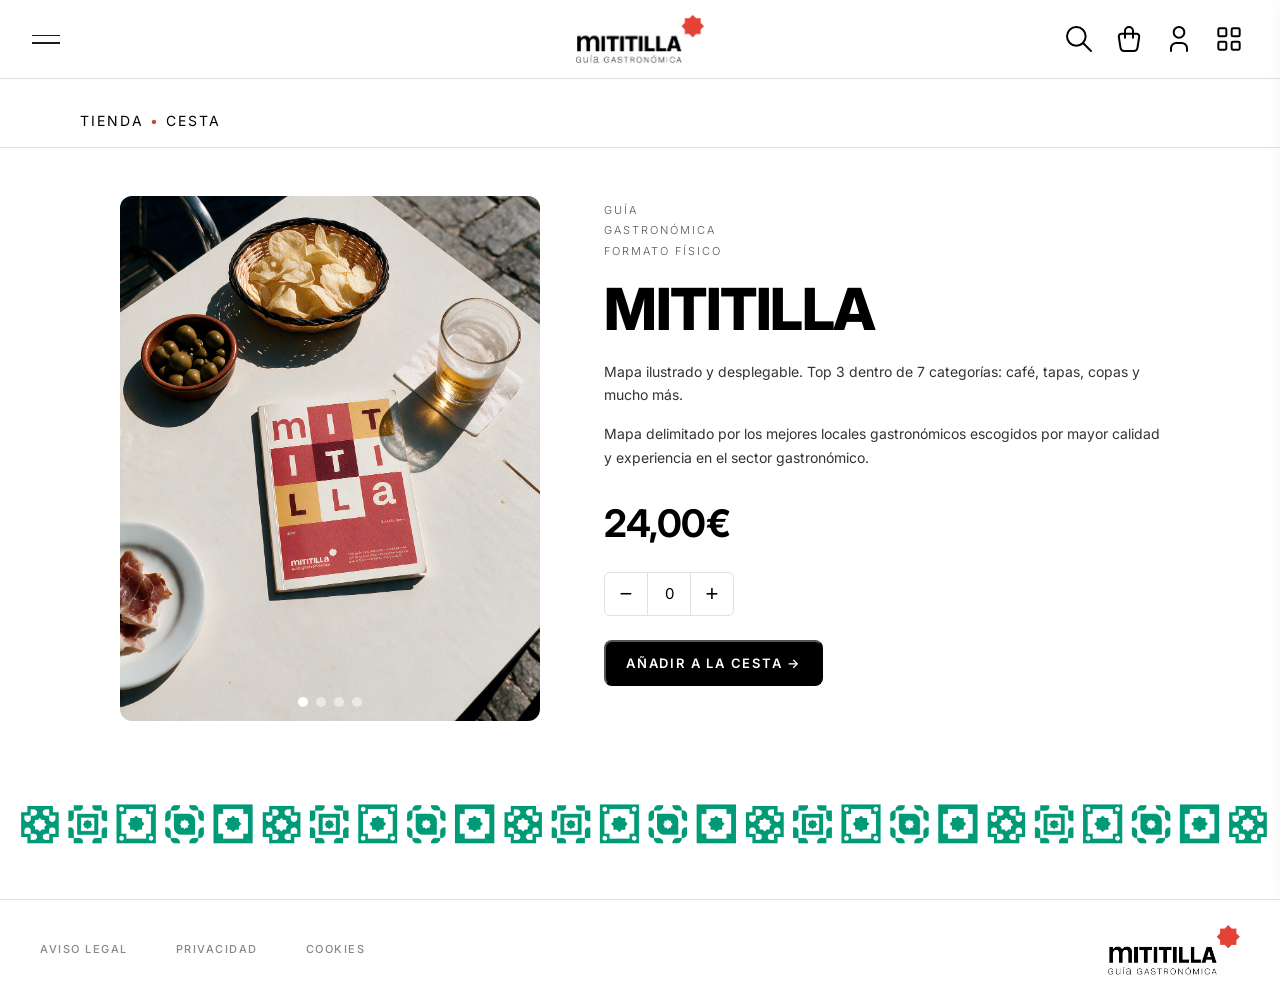
<file: tienda.html>
<!doctype html>
<html lang="es">
<head>
    <meta charset="utf-8" />
    <link rel="icon" type="image/png" href="favicon.png" />
    <meta name="viewport" content="width=device-width, initial-scale=1" />
    <title>Tienda — Mititilla</title>
    <link href="https://fonts.googleapis.com/css2?family=Inter:wght@300;400;600;700;800&display=swap" rel="stylesheet">
    <link rel="stylesheet" href="styles.css">
    <style>
        /* ── Slider ── */
        .tk-slider {
            position: relative;
            overflow: hidden;
            border-radius: 12px;
            width: 100%;
            min-width: 0;
        }
        .tk-slider-track {
            display: flex;
            transition: transform .5s ease;
        }
        .tk-slider-track img {
            flex: 0 0 100%;
            width: 100%;
            height: auto;
            aspect-ratio: 4 / 5;   /* FORMA del carrusel */
            object-fit: cover;     /* la foto llena todo el rectángulo */
            display: block;
        }

        /* Escritorio: carrusel más estrecho a la izquierda */
        @media (min-width: 769px) {
            .product-section {
                grid-template-columns: minmax(0, 420px) 1fr;   /* TAMAÑO del carrusel */
                align-items: start;
            }
        }

        /* Móvil: carrusel arriba, centrado */
        @media (max-width: 768px) {
            .tk-slider {
                max-width: 420px;
                margin-inline: auto;
            }
        }

        .tk-slider-dots {
            position: absolute;
            bottom: 14px;
            left: 50%;
            transform: translateX(-50%);
            display: flex;
            gap: 8px;
            z-index: 10;
        }
        .tk-slider-dots button {
            width: 10px;
            height: 10px;
            border-radius: 50%;
            border: none;
            background: rgba(255,255,255,.5);
            cursor: pointer;
            padding: 0;
            transition: background .2s;
        }
        .tk-slider-dots button.active { background: #fff; }
    </style>
</head>
<body>

<header class="site-header">
    <div data-mit-toggle-here></div>

    <div class="logo-wrap">
        <img src="logotipo-08.jpg" alt="Mititilla" class="logo" />
    </div>

    <nav class="header-icons" aria-label="Accesos rápidos">
        <button class="icon-btn" data-target="search" aria-label="Buscar">
            <svg xmlns="http://www.w3.org/2000/svg" width="32" height="32" viewBox="0 0 24 24" fill="none" stroke="#000" stroke-width="1.5" stroke-linecap="round" stroke-linejoin="round"><path d="M10 10m-7 0a7 7 0 1 0 14 0a7 7 0 1 0 -14 0"/><path d="M21 21l-6 -6"/></svg>
        </button>

        <button class="icon-btn" id="headerCartBtn" aria-label="Cesta">
            <svg xmlns="http://www.w3.org/2000/svg" width="32" height="32" viewBox="0 0 24 24" fill="none" stroke="#000" stroke-width="1.5" stroke-linecap="round" stroke-linejoin="round"><path d="M6.331 8h11.339a2 2 0 0 1 1.977 2.304l-1.255 8.152a3 3 0 0 1 -2.966 2.544h-6.852a3 3 0 0 1 -2.965 -2.544l-1.255 -8.152a2 2 0 0 1 1.977 -2.304z"/><path d="M9 11v-5a3 3 0 0 1 6 0v5"/></svg>
            <span class="cart-badge hidden" id="cartBadge">1</span>
        </button>

        <button class="icon-btn" data-target="profile" aria-label="Perfil">
            <svg xmlns="http://www.w3.org/2000/svg" width="32" height="32" viewBox="0 0 24 24" fill="none" stroke="#000" stroke-width="1.5" stroke-linecap="round" stroke-linejoin="round"><path d="M8 7a4 4 0 1 0 8 0a4 4 0 0 0 -8 0"/><path d="M6 21v-2a4 4 0 0 1 4 -4h4a4 4 0 0 1 4 4v2"/></svg>
        </button>

        <button class="icon-btn" data-target="community" aria-label="Comunidad">
            <svg xmlns="http://www.w3.org/2000/svg" width="32" height="32" viewBox="0 0 24 24" fill="none" stroke="#000" stroke-width="1.5" stroke-linecap="round" stroke-linejoin="round"><path d="M4 4m0 1a1 1 0 0 1 1 -1h4a1 1 0 0 1 1 1v4a1 1 0 0 1 -1 1h-4a1 1 0 0 1 -1 -1z"/><path d="M14 4m0 1a1 1 0 0 1 1 -1h4a1 1 0 0 1 1 1v4a1 1 0 0 1 -1 1h-4a1 1 0 0 1 -1 -1z"/><path d="M4 14m0 1a1 1 0 0 1 1 -1h4a1 1 0 0 1 1 1v4a1 1 0 0 1 -1 1h-4a1 1 0 0 1 -1 -1z"/><path d="M14 14m0 1a1 1 0 0 1 1 -1h4a1 1 0 0 1 1 1v4a1 1 0 0 1 -1 1h-4a1 1 0 0 1 -1 -1z"/></svg>
        </button>
    </nav>
</header>

<main>
    <div class="shop-header">
        <p class="shop-title">TIENDA <span style="color:#c64439;">•</span> CESTA</p>
    </div>
    <hr class="shop-divider" />

    <section class="product-section">

        <div class="tk-slider">
            <div class="tk-slider-track">
                <!-- ▼▼▼ AQUÍ SE CAMBIAN LAS FOTOS DEL CARRUSEL: una línea por foto ▼▼▼ -->
                <img src="PORTADA.png" alt="Mititilla">
                <img src="MAPA.jpg" alt="Mititilla">
                <img src="CONTRAPORTADA.jpg" alt="Mititilla">
                <!-- ▲▲▲ FIN DE LAS FOTOS ▲▲▲ -->
            </div>
            <div class="tk-slider-dots">
                <!-- Un botón por cada foto de arriba -->
                <button aria-label="Foto 1"></button>
                <button aria-label="Foto 2"></button>
                <button aria-label="Foto 3"></button>
                <button aria-label="Foto 4"></button>
            </div>
        </div>

        <div class="product-info">
            <p class="product-category">GUÍA<br>GASTRONÓMICA<br>FORMATO FÍSICO</p>
            <h2 class="product-name">MITITILLA</h2>
            <div class="product-desc">
                <p>Mapa ilustrado y desplegable. Top 3 dentro de 7 categorías: café, tapas, copas y mucho más.</p>
                <p>Mapa delimitado por los mejores locales gastronómicos escogidos por mayor calidad y experiencia en el sector gastronómico.</p>
            </div>
            <p class="product-price">24,00€</p>
            <div class="product-qty">
                <button class="qty-btn" id="qtyMinus" aria-label="Reducir cantidad">−</button>
                <span class="qty-value" id="qtyValue">0</span>
                <button class="qty-btn" id="qtyPlus" aria-label="Aumentar cantidad">+</button>
            </div>
            <button class="cta-btn" id="addToCartBtn">AÑADIR A LA CESTA →</button>
        </div>

    </section>
</main>

<div class="icon-row">
    <img src="web mititilla-16.jpg" class="ICON" />
</div>

<footer class="site-footer site-footer--shop">
    <nav class="footer-nav footer-nav--shop">
        <a href="legal.html">AVISO LEGAL</a>
        <a href="legal.html#privacidad">PRIVACIDAD</a>
        <a href="legal.html#cookies">COOKIES</a>
    </nav>
    <img src="logotipo-08.jpg" alt="Mititilla" class="footer-logo-img" />
</footer>

<div id="toast" class="toast hidden" role="status" aria-live="polite"></div>

<div id="cartModal" class="cart-modal hidden" aria-hidden="true" role="dialog" aria-modal="true">
    <div class="cart-modal-panel">

        <div id="cartStep1">
            <div class="cart-modal-head">
                <p class="cart-modal-title">TIENDA <span style="color:#c64439;">•</span> CESTA</p>
                <button class="cart-modal-close" id="cartClose" aria-label="Cerrar cesta">✕</button>
            </div>
            <hr class="shop-divider" />
            <div class="cart-item">
                <p class="cart-item-name">MITITILLA</p>
                <p class="cart-item-sub">Guía Gastronómica · Formato Físico</p>
                <p class="cart-item-qty">Cantidad: <strong id="cartQtyDisplay">1</strong></p>
                <p class="cart-item-total">Total: <strong id="cartTotalDisplay">24,00€</strong></p>
            </div>
            <button class="confirm-btn" id="confirmOrder">CONFIRMAR PEDIDO →</button>
            <button class="keep-shopping-btn" id="keepShopping">← Seguir comprando</button>
        </div>

        <div id="cartStep2" class="hidden">
            <div class="cart-modal-head">
                <p class="cart-modal-title">PEDIDO CONFIRMADO</p>
                <button class="cart-modal-close" id="cartClose2" aria-label="Cerrar">✕</button>
            </div>
            <hr class="shop-divider" />
            <div class="order-confirmed">
                <p class="order-check">✓</p>
                <p class="order-thanks">Gracias por tu compra.<br>Recibirás un email con los detalles de tu pedido.</p>
                <p class="order-ref">Ref. pedido: <strong>#MIT-<span id="orderRef"></span></strong></p>
                <button class="confirm-btn" id="backToShop">VOLVER A LA TIENDA</button>
            </div>
        </div>

    </div>
</div>

<script src="script.js" defer></script>

<script>
    /* ── Slider ── */
    (function () {
        const track = document.querySelector('.tk-slider-track');
        const dots  = document.querySelectorAll('.tk-slider-dots button');
        if (!track) return;

        const total = track.querySelectorAll('img').length;
        let current = 0;

        function goToSlide(n) {
            current = (n + total) % total;
            track.style.transform = `translateX(-${current * 100}%)`;
            dots.forEach((d, i) => d.classList.toggle('active', i === current));
        }

        dots.forEach((d, i) => d.addEventListener('click', () => goToSlide(i)));
        goToSlide(0);
        setInterval(() => goToSlide(current + 1), 2000);   /* milisegundos por foto */
    })();

    /* ── Cantidad ── */
    const qtyMinus = document.getElementById('qtyMinus');
    const qtyPlus  = document.getElementById('qtyPlus');
    const qtyVal   = document.getElementById('qtyValue');
    let qty = 0;

    qtyMinus.addEventListener('click', () => {
        if (qty > 0) { qty--; qtyVal.textContent = qty; }
    });
    qtyPlus.addEventListener('click', () => {
        qty++;
        qtyVal.textContent = qty;
    });

    /* ── Toast local ── */
    function showToast(msg) {
        const t = document.getElementById('toast');
        t.textContent = msg;
        t.classList.remove('hidden');
        setTimeout(() => t.classList.add('hidden'), 2200);
    }

    /* ── Cesta ── */
    const cartModal        = document.getElementById('cartModal');
    const cartStep1        = document.getElementById('cartStep1');
    const cartStep2        = document.getElementById('cartStep2');
    const cartBadge        = document.getElementById('cartBadge');
    const cartQtyDisplay   = document.getElementById('cartQtyDisplay');
    const cartTotalDisplay = document.getElementById('cartTotalDisplay');
    const orderRef         = document.getElementById('orderRef');
    const PRICE            = 24;

    function openCart() {
        cartModal.classList.remove('hidden');
        cartModal.setAttribute('aria-hidden', 'false');
        document.body.style.overflow = 'hidden';
    }

    function closeCart() {
        cartModal.classList.add('hidden');
        cartModal.setAttribute('aria-hidden', 'true');
        document.body.style.overflow = '';
        cartStep1.classList.remove('hidden');
        cartStep2.classList.add('hidden');
    }

    document.getElementById('addToCartBtn').addEventListener('click', () => {
        if (qty === 0) {
            showToast('Selecciona al menos 1 unidad');
            return;
        }
        cartQtyDisplay.textContent   = qty;
        cartTotalDisplay.textContent = (qty * PRICE).toFixed(2).replace('.', ',') + '€';
        cartBadge.textContent = qty;
        cartBadge.classList.remove('hidden');
        openCart();
    });

    document.getElementById('headerCartBtn').addEventListener('click', () => {
        if (qty === 0) { showToast('Tu cesta está vacía'); return; }
        openCart();
    });

    document.getElementById('cartClose').addEventListener('click', closeCart);
    document.getElementById('keepShopping').addEventListener('click', closeCart);

    document.getElementById('confirmOrder').addEventListener('click', () => {
        window.location.href = 'cesta.html';
    });

    document.getElementById('cartClose2').addEventListener('click', closeCart);

    document.getElementById('backToShop').addEventListener('click', () => {
        closeCart();
        qty = 0;
        qtyVal.textContent = '0';
        cartBadge.classList.add('hidden');
    });

    cartModal.addEventListener('click', e => {
        if (e.target === cartModal) closeCart();
    });

    document.addEventListener('keydown', e => {
        if (e.key === 'Escape' && !cartModal.classList.contains('hidden')) closeCart();
    });
</script>

</body>
</html>
</file>
<file: styles.css>
@import url('https://fonts.googleapis.com/css2?family=Inter:wght@300;400;500;600;700;800&display=swap');

:root {
    --red:        #c64439;
    --green:      #319978;
    --black:      #000000;
    --white:      #ffffff;
    --border:     #e0e0e0;
    --text-body:  #333333;
    --text-muted: #555555;
}

*, *::before, *::after { box-sizing: border-box; margin: 0; padding: 0; }
html, body { height: 100%; }
body {
    font-family: 'Inter', system-ui, -apple-system, sans-serif;
    color: var(--black);
    background: var(--white);
    line-height: 1.4;
    -webkit-font-smoothing: antialiased;
}

/* HEADER */
.site-header {
    display: grid;
    grid-template-columns: 1fr auto 1fr;
    align-items: center;
    padding: 14px 28px;
    border-bottom: 1px solid var(--border);
    background: var(--white);
    position: sticky;
    top: 0;
    z-index: 30;
}

.logo-wrap { justify-self: center; }
.logo {
    height: 50px;
    display: block;
    object-fit: contain;
}

.header-icons {
    justify-self: end;
    display: flex;
    align-items: center;
    gap: 4px;
}
.icon-btn {
    position: relative;
    display: flex;
    align-items: center;
    justify-content: center;
    background: none;
    border: 0;
    padding: 7px;
    cursor: pointer;
    border-radius: 8px;
    transition: background .15s;
}
.icon-btn:hover { background: #f2f2f2; }
.icon-btn svg { display: block; }

.cart-badge {
    position: absolute;
    top: 3px;
    right: 3px;
    background: var(--red);
    color: var(--white);
    font-family: 'Inter', sans-serif;
    font-size: 9px;
    font-weight: 700;
    min-width: 16px;
    height: 16px;
    border-radius: 50%;
    display: flex;
    align-items: center;
    justify-content: center;
    line-height: 1;
    padding: 0 2px;
}

/* HERO */
.hero {
    display: grid;
    grid-template-columns: 2.5fr 1fr;
    align-items: flex-start;
    max-width: 1200px;
    margin: 45px auto 0;
    padding: 0;
    gap: 80px;
}

.hero-actions {
    margin-top: 30px;
    margin-bottom: 30px;
}

.hero-left {
    width: 100%;
    margin: 0;
    padding: 0;
    margin-left: -60px;
}

.hero-img {
    width: 100%;
    height: 500px;
    object-fit: cover;
    border-radius: 10px;
    border: 1px solid var(--border);
    display: block;
}

.hero-right {
    display: flex;
    flex-direction: column;
    gap: 0;
    padding-top: 60px;
}

.eyebrow {
    font-family: 'Inter', sans-serif;
    font-weight: 400;
    font-size: 14px;
    letter-spacing: 2px;
    text-transform: uppercase;
    color: #000000;
    margin-top: 0;
    margin-bottom: 16px;
    line-height: 1.3;
    white-space: nowrap;
}

.eyebrow .dot {
    color: #c64439 !important;
    -webkit-text-fill-color: #c64439 !important;
}

.hero-title-img {
    width: 100%;
    max-width: 500px;
    height: auto;
    display: block;
    margin-bottom: 20px;
}

.hero-desc {
    font-family: 'Inter', sans-serif;
    font-weight: 400;
    font-size: 15px;
    line-height: 1.3;
    color: var(--text-body);
    max-width: 440px;
    margin-bottom: 32px;
}

.cta-btn {
    display: inline-flex;
    align-items: center;
    gap: 10px;
    background: var(--black);
    color: var(--white);
    text-decoration: none;
    font-family: 'Inter', sans-serif;
    font-weight: 600;
    font-size: 13px;
    letter-spacing: 1.8px;
    text-transform: uppercase;
    padding: 13px 20px;
    border-radius: 8px;
    align-self: flex-start;
    transition: opacity .15s;
}
.cta-btn:hover { opacity: .72; }
.cta-btn svg { flex-shrink: 0; }

.icon-row {
    width: 100%;
    overflow: hidden;
    margin-top: 70px;
    margin-bottom: 50px;
}

.ICON {
    width: 100%;
    max-width: 100%;
    height: auto;
    display: block;
}

/* SECCIÓN EXCLUSIVA */
.exclusive-section {
    display: grid;
    grid-template-columns: 1fr 200px 1fr;
    align-items: center;
    gap: 0;
    background: var(--red);
    color: var(--white);
    padding: 64px 80px;
    margin-top: 0;
}

.exclusive-left { padding-right: 40px; }

.exclusive-eyebrow {
    font-family: 'Inter', sans-serif;
    font-weight: 500;
    font-size: 11px;
    letter-spacing: 2.5px;
    text-transform: uppercase;
    color: rgba(255,255,255,.8);
    margin-bottom: 16px;
}

.exclusive-title-img {
    width: 100%;
    max-width: 350px;
    height: auto;
    display: block;
    margin-bottom: 20px;
}

.exclusive-desc {
    font-family: 'Inter', sans-serif;
    font-size: 14px;
    color: #ffffff;
    line-height: 1.5;
    max-width: 350px;
}

.exclusive-center {
    display: flex;
    align-items: center;
    justify-content: center;
}

.star-img {
    width: 250px;
    height: auto;
    display: block;
    margin-left: 190px;
}

.exclusive-right {
    display: flex;
    flex-direction: column;
    align-items: flex-end;
    justify-content: center;
    gap: 28px;
    padding-left: 40px;
}

.logo-img {
    width: 200%;
    max-width: 400px;
    height: auto;
    display: block;
    margin-bottom: 24px;
    margin-right: -50px;
}

.perfiles-btn {
    background: var(--white);
    color: var(--red);
    border: 0;
    padding: 11px 20px;
    font-family: 'Inter', sans-serif;
    font-weight: 700;
    font-size: 11px;
    letter-spacing: 2px;
    text-transform: uppercase;
    border-radius: 6px;
    cursor: pointer;
    transition: transform .15s, box-shadow .15s;
}
.perfiles-btn:hover {
    transform: translateY(-2px);
    box-shadow: 0 5px 16px rgba(0,0,0,.2);
}

/* FOOTER */
.site-footer {
    border-top: 1px solid var(--border);
    padding: 30px 18px;
    text-align: center;
}
.footer-nav {
    display: flex;
    justify-content: center;
    gap: 48px;
    flex-wrap: wrap;
}
.footer-nav a {
    text-decoration: none;
    color: #888;
    font-family: 'Inter', sans-serif;
    font-size: 11px;
    font-weight: 500;
    letter-spacing: 1.5px;
    text-transform: uppercase;
    transition: color .2s;
}
.footer-nav a:hover { color: var(--red); }

/* UTILIDADES */
.hidden { display: none !important; }

.toast {
    position: fixed;
    left: 50%;
    transform: translateX(-50%);
    bottom: 30px;
    background: #111;
    color: var(--white);
    font-family: 'Inter', sans-serif;
    font-size: 13px;
    padding: 10px 22px;
    border-radius: 8px;
    z-index: 60;
    white-space: nowrap;
    pointer-events: none;
}

/* =============================================
   MENÚ DESPLEGABLE MITITILLA
   ============================================= */

:root {
    --mit-verde:   #5BAF96;
    --mit-rojo:    #B03A2E;
    --mit-negro:   #1a1a1a;
    --mit-blanco:  #ffffff;
    --mit-overlay: rgba(0, 0, 0, 0.45);
    --mit-ancho:   480px;
    --mit-dur:     0.42s;
    --mit-ease:    cubic-bezier(0.76, 0, 0.24, 1);
}

.mit-menu-toggle {
    justify-self: start;
    display: flex;
    flex-direction: column;
    justify-content: center;
    gap: 6px;
    width: 36px;
    height: 36px;
    background: none;
    border: none;
    cursor: pointer;
    padding: 4px;
    position: relative;
    z-index: 1100;
}

.mit-menu-toggle span {
    display: block;
    width: 100%;
    height: 1.5px;
    background-color: var(--mit-negro);
    transition: transform var(--mit-dur) var(--mit-ease), opacity 0.2s ease;
    transform-origin: center;
}

.mit-menu-toggle.is-open span:nth-child(1) {
    transform: translateY(3.75px) rotate(45deg);
}
.mit-menu-toggle.is-open span:nth-child(2) {
    transform: translateY(-3.75px) rotate(-45deg);
}

.mit-overlay {
    position: fixed;
    inset: 0;
    background: var(--mit-overlay);
    opacity: 0;
    visibility: hidden;
    z-index: 900;
    transition: opacity var(--mit-dur) var(--mit-ease),
    visibility 0s linear var(--mit-dur);
    backdrop-filter: blur(1px);
}
.mit-overlay.is-visible {
    opacity: 1;
    visibility: visible;
    transition: opacity var(--mit-dur) var(--mit-ease);
}

.mit-nav-panel {
    position: fixed;
    top: 0;
    left: 0;
    width: var(--mit-ancho);
    max-width: 100vw;
    height: 100dvh;
    background: var(--mit-blanco);
    z-index: 1000;
    display: flex;
    flex-direction: column;
    transform: translateX(-100%);
    transition: transform var(--mit-dur) var(--mit-ease);
    overflow: hidden;
}
.mit-nav-panel.is-open {
    transform: translateX(0);
}

.mit-panel-head {
    display: flex;
    align-items: center;
    justify-content: space-between;
    padding: 22px 28px 16px;
    flex-shrink: 0;
}
.mit-panel-close {
    background: none;
    border: none;
    cursor: pointer;
    font-family: 'Inter', sans-serif;
    font-weight: 300;
    font-size: 22px;
    color: var(--mit-negro);
    line-height: 1;
    padding: 4px 6px;
    transition: opacity 0.2s;
}
.mit-panel-close:hover { opacity: 0.5; }

.mit-subnav {
    display: flex;
    gap: 24px;
    padding: 0 28px 20px;
    border-bottom: 1px solid #ebebeb;
    flex-shrink: 0;
}
.mit-subnav a {
    font-family: 'Inter', sans-serif;
    font-weight: 300;
    font-size: 11px;
    letter-spacing: 0.08em;
    text-transform: uppercase;
    color: var(--mit-negro);
    text-decoration: none;
    padding-bottom: 3px;
    position: relative;
    transition: color 0.2s;
}
.mit-subnav a.active::after,
.mit-subnav a:hover::after {
    content: '';
    position: absolute;
    bottom: 0;
    left: 0;
    width: 100%;
    height: 1px;
    background: var(--mit-negro);
}

.mit-panel-title {
    padding: 32px 28px 24px;
    flex-shrink: 0;
}
.mit-panel-title h2 {
    font-family: 'Inter', sans-serif;
    font-weight: 600;
    font-size: clamp(18px, 3.5vw, 22px);
    letter-spacing: 0.04em;
    color: var(--mit-negro);
    margin: 0;
    display: flex;
    align-items: center;
    gap: 10px;
}
.mit-panel-title h2 .dot {
    color: var(--mit-rojo);
    font-size: 1.3em;
    line-height: 0;
}

.mit-nav-list {
    list-style: none;
    margin: 0;
    padding: 0 28px;
    flex: 1;
    overflow-y: auto;
}
.mit-nav-list li {
    opacity: 0;
    transform: translateX(-18px);
    transition: opacity 0.35s ease, transform 0.35s ease;
}
.mit-nav-panel.is-open .mit-nav-list li:nth-child(1) { transition-delay: 0.08s; opacity: 1; transform: none; }
.mit-nav-panel.is-open .mit-nav-list li:nth-child(2) { transition-delay: 0.13s; opacity: 1; transform: none; }
.mit-nav-panel.is-open .mit-nav-list li:nth-child(3) { transition-delay: 0.18s; opacity: 1; transform: none; }
.mit-nav-panel.is-open .mit-nav-list li:nth-child(4) { transition-delay: 0.23s; opacity: 1; transform: none; }
.mit-nav-panel.is-open .mit-nav-list li:nth-child(5) { transition-delay: 0.28s; opacity: 1; transform: none; }

.mit-nav-list a {
    display: inline-block;
    font-family: 'Inter', sans-serif;
    font-weight: 300;
    font-size: clamp(20px, 4vw, 26px);
    letter-spacing: 0.05em;
    color: var(--mit-negro);
    text-decoration: none;
    padding: 14px 0 10px;
    position: relative;
    transition: color 0.2s;
}
.mit-nav-list a::after {
    content: '';
    position: absolute;
    bottom: 8px;
    left: 0;
    width: 0;
    height: 1.5px;
    background: var(--mit-negro);
    transition: width 0.25s ease;
}
.mit-nav-list a.active::after,
.mit-nav-list a:hover::after { width: 100%; }
.mit-nav-list a.active { font-weight: 600; }
.mit-nav-list li + li { border-top: 1px solid #f0f0f0; }

.mit-panel-deco {
    flex-shrink: 0;
    padding: 0;
    display: grid;
    grid-template-columns: repeat(10, 1fr);
    grid-template-rows: repeat(2, 1fr);
    width: 100%;
    aspect-ratio: 10 / 2;
    overflow: hidden;
}
.mit-panel-deco svg { width: 100%; height: 100%; display: block; }

/* =============================================
   TIENDA
   ============================================= */

.shop-header {
    padding: 32px 80px 16px;
}
.shop-title {
    font-family: 'Inter', sans-serif;
    font-weight: 400;
    font-size: 14px;
    letter-spacing: 2px;
    text-transform: uppercase;
    color: var(--black);
}
.shop-divider {
    border: none;
    border-top: 1px solid var(--border);
    margin: 0;
}

.product-section {
    display: grid;
    grid-template-columns: 1.1fr 0.9fr;
    gap: 64px;
    max-width: 1200px;
    margin: 48px auto 80px;
    padding: 0 80px;
}

.product-gallery {
    display: flex;
    flex-direction: column;
}

.slideshow {
    position: relative;
    width: 100%;
    aspect-ratio: 1 / 1;
    overflow: hidden;
    background: #111;
    border-radius: 6px;
}
.slide {
    position: absolute;
    inset: 0;
    opacity: 0;
    transition: opacity 0.7s ease;
}
.slide.active { opacity: 1; }
.slide img {
    width: 100%;
    height: 100%;
    object-fit: cover;
    display: block;
}
.slide-dots {
    display: flex;
    justify-content: center;
    gap: 10px;
    margin-top: 18px;
}
.slide-dot {
    width: 10px;
    height: 10px;
    border-radius: 50%;
    background: #ccc;
    border: none;
    cursor: pointer;
    padding: 0;
    transition: background 0.2s;
}
.slide-dot.active { background: var(--black); }

.product-info {
    display: flex;
    flex-direction: column;
    padding-top: 4px;
}
.product-category {
    font-family: 'Inter', sans-serif;
    font-weight: 300;
    font-size: 11px;
    letter-spacing: 2px;
    text-transform: uppercase;
    color: var(--text-muted);
    line-height: 1.9;
    margin-bottom: 18px;
}
.product-name {
    font-family: 'Inter', sans-serif;
    font-weight: 800;
    font-size: clamp(38px, 5vw, 58px);
    letter-spacing: -1.5px;
    color: var(--black);
    line-height: 1;
    margin-bottom: 22px;
}
.product-desc {
    display: flex;
    flex-direction: column;
    gap: 16px;
    margin-bottom: 28px;
}
.product-desc p {
    font-family: 'Inter', sans-serif;
    font-weight: 400;
    font-size: 14px;
    line-height: 1.65;
    color: var(--text-body);
}
.product-price {
    font-family: 'Inter', sans-serif;
    font-weight: 700;
    font-size: 38px;
    color: var(--black);
    letter-spacing: -0.5px;
    margin-bottom: 22px;
}

.product-qty {
    display: inline-flex;
    align-items: stretch;
    border: 1px solid var(--border);
    border-radius: 6px;
    overflow: hidden;
    width: fit-content;
    margin-bottom: 24px;
}
.qty-btn {
    background: none;
    border: none;
    width: 42px;
    height: 42px;
    font-size: 22px;
    font-weight: 300;
    cursor: pointer;
    color: var(--black);
    transition: background 0.15s;
    display: flex;
    align-items: center;
    justify-content: center;
    flex-shrink: 0;
}
.qty-btn:hover { background: #f5f5f5; }
.qty-value {
    font-family: 'Inter', sans-serif;
    font-weight: 400;
    font-size: 15px;
    min-width: 44px;
    display: flex;
    align-items: center;
    justify-content: center;
    border-left: 1px solid var(--border);
    border-right: 1px solid var(--border);
}

.add-to-cart-btn {
    display: flex;
    align-items: center;
    justify-content: center;
    gap: 10px;
    width: 100%;
    background: var(--black);
    color: var(--white);
    border: none;
    font-family: 'Inter', sans-serif;
    font-weight: 600;
    font-size: 13px;
    letter-spacing: 1.8px;
    text-transform: uppercase;
    padding: 15px 24px;
    border-radius: 8px;
    cursor: pointer;
    transition: opacity 0.15s;
}
.add-to-cart-btn:hover { opacity: 0.75; }

.site-footer--shop {
    display: flex;
    align-items: center;
    justify-content: space-between;
    padding: 24px 40px;
    text-align: left;
}
.footer-nav--shop {
    justify-content: flex-start;
}
.footer-logo-img {
    height: 52px;
    object-fit: contain;
    display: block;
}

/* Modal cesta */
.cart-modal {
    position: fixed;
    inset: 0;
    background: rgba(0, 0, 0, 0.48);
    z-index: 2000;
    display: flex;
    align-items: stretch;
    justify-content: flex-end;
    backdrop-filter: blur(2px);
}
.cart-modal-panel {
    background: var(--white);
    width: 420px;
    max-width: 100vw;
    height: 100%;
    padding: 40px 36px;
    display: flex;
    flex-direction: column;
    overflow-y: auto;
    box-shadow: -4px 0 28px rgba(0, 0, 0, 0.14);
    animation: slideInRight 0.35s cubic-bezier(0.76, 0, 0.24, 1);
}
@keyframes slideInRight {
    from { transform: translateX(100%); }
    to   { transform: translateX(0);    }
}
.cart-modal-head {
    display: flex;
    align-items: center;
    justify-content: space-between;
    margin-bottom: 20px;
}
.cart-modal-title {
    font-family: 'Inter', sans-serif;
    font-weight: 400;
    font-size: 13px;
    letter-spacing: 2px;
    text-transform: uppercase;
}
.cart-modal-close {
    background: none;
    border: none;
    font-size: 20px;
    font-weight: 300;
    cursor: pointer;
    padding: 4px 6px;
    transition: opacity 0.2s;
    color: var(--black);
}
.cart-modal-close:hover { opacity: 0.45; }

.cart-item { padding: 28px 0; }
.cart-item-name {
    font-family: 'Inter', sans-serif;
    font-weight: 700;
    font-size: 20px;
    letter-spacing: -0.5px;
    margin-bottom: 4px;
}
.cart-item-sub {
    font-family: 'Inter', sans-serif;
    font-weight: 400;
    font-size: 12px;
    color: var(--text-muted);
    letter-spacing: 0.5px;
    margin-bottom: 16px;
}
.cart-item-qty {
    font-family: 'Inter', sans-serif;
    font-size: 14px;
    color: var(--text-muted);
    margin-bottom: 8px;
}
.cart-item-total {
    font-family: 'Inter', sans-serif;
    font-size: 28px;
    font-weight: 300;
    color: var(--black);
    margin-top: 16px;
    letter-spacing: -0.5px;
}
.cart-item-total strong { font-weight: 700; }

.confirm-btn {
    display: block;
    width: 100%;
    background: var(--black);
    color: var(--white);
    border: none;
    font-family: 'Inter', sans-serif;
    font-weight: 600;
    font-size: 13px;
    letter-spacing: 1.8px;
    text-transform: uppercase;
    padding: 16px;
    border-radius: 8px;
    cursor: pointer;
    margin-top: 32px;
    transition: opacity 0.15s;
}
.confirm-btn:hover { opacity: 0.75; }

.keep-shopping-btn {
    display: block;
    width: 100%;
    background: none;
    border: none;
    font-family: 'Inter', sans-serif;
    font-size: 13px;
    color: var(--text-muted);
    letter-spacing: 0.5px;
    cursor: pointer;
    margin-top: 14px;
    padding: 8px;
    text-align: center;
    transition: color 0.2s;
}
.keep-shopping-btn:hover { color: var(--black); }

.order-confirmed {
    display: flex;
    flex-direction: column;
    align-items: center;
    text-align: center;
    padding-top: 48px;
    gap: 20px;
}
.order-check {
    font-size: 56px;
    color: var(--green);
    line-height: 1;
}
.order-thanks {
    font-family: 'Inter', sans-serif;
    font-size: 15px;
    line-height: 1.7;
    color: var(--text-body);
}
.order-ref {
    font-family: 'Inter', sans-serif;
    font-size: 12px;
    color: var(--text-muted);
    letter-spacing: 1px;
}

/* ═══════════════════════════════════════════════
   BUSCADOR
   ═══════════════════════════════════════════════ */

.mit-search-overlay {
    position: fixed;
    inset: 0;
    background: var(--white);
    z-index: 1500;
    opacity: 0;
    visibility: hidden;
    transition: opacity 0.3s ease, visibility 0s linear 0.3s;
}
.mit-search-overlay.is-open {
    opacity: 1;
    visibility: visible;
    transition: opacity 0.3s ease;
}

.mit-search-bar {
    background: var(--white);
    border-bottom: 1px solid var(--border);
    padding: 22px 40px;
    transform: translateY(-100%);
    transition: transform 0.35s cubic-bezier(0.76, 0, 0.24, 1);
}
.mit-search-overlay.is-open .mit-search-bar {
    transform: translateY(0);
}

.mit-search-inner {
    display: flex;
    align-items: center;
    gap: 16px;
    max-width: 760px;
    margin: 0 auto;
}
.mit-search-icon { color: #aaa; flex-shrink: 0; }
.mit-search-input {
    flex: 1;
    border: none;
    outline: none;
    font-family: 'Inter', sans-serif;
    font-weight: 300;
    font-size: 22px;
    color: var(--black);
    background: transparent;
}
.mit-search-input::placeholder { color: #bbb; }

.mit-search-close {
    background: none;
    border: none;
    font-size: 20px;
    font-weight: 300;
    color: var(--black);
    cursor: pointer;
    padding: 4px 6px;
    flex-shrink: 0;
    transition: opacity 0.2s;
}
.mit-search-close:hover { opacity: 0.45; }

.mit-search-results {
    max-width: 760px;
    margin: 0 auto;
    padding: 8px 40px 40px;
    transform: translateY(-20px);
    transition: transform 0.35s cubic-bezier(0.76, 0, 0.24, 1) 0.05s;
}
.mit-search-overlay.is-open .mit-search-results { transform: translateY(0); }

.mit-search-result {
    display: flex;
    flex-direction: column;
    padding: 18px 0;
    border-bottom: 1px solid #f0f0f0;
    text-decoration: none;
    color: var(--black);
    transition: opacity 0.2s;
}
.mit-search-result:last-child { border-bottom: none; }
.mit-search-result:hover { opacity: 0.5; }

.mit-search-result-title {
    font-family: 'Inter', sans-serif;
    font-weight: 600;
    font-size: 18px;
    letter-spacing: 0.02em;
}
.mit-search-result-desc {
    font-family: 'Inter', sans-serif;
    font-weight: 300;
    font-size: 13px;
    color: var(--text-muted);
    margin-top: 4px;
    letter-spacing: 0.5px;
}
.mit-search-empty {
    font-family: 'Inter', sans-serif;
    font-size: 14px;
    color: var(--text-muted);
    padding: 24px 0;
}

/* ═══════════════════════════════════════════
   PERFIL
   ═══════════════════════════════════════════ */

.profile-layout {
    display: grid;
    grid-template-columns: 300px 1fr;
    min-height: 70vh;
    border-top: 1px solid var(--border);
}

.profile-sidebar {
    border-right: 1px solid var(--border);
    padding: 48px 28px 40px;
    display: flex;
    flex-direction: column;
}

.profile-avatar-wrap {
    display: flex;
    justify-content: center;
    margin-bottom: 20px;
}

.profile-avatar {
    width: 96px;
    height: 96px;
    border-radius: 50%;
    object-fit: cover;
    display: block;
}

.profile-name {
    font-family: 'Inter', sans-serif;
    font-weight: 700;
    font-size: 18px;
    color: var(--black);
    text-align: center;
    margin-bottom: 4px;
}

.profile-email-text {
    font-family: 'Inter', sans-serif;
    font-size: 13px;
    color: var(--text-muted);
    text-align: center;
    margin-bottom: 14px;
}

.profile-points-row {
    display: flex;
    align-items: center;
    justify-content: center;
    gap: 6px;
    margin-bottom: 24px;
}

.points-num {
    font-family: 'Inter', sans-serif;
    font-weight: 700;
    font-size: 15px;
    color: var(--red);
}

.points-label {
    font-family: 'Inter', sans-serif;
    font-size: 13px;
    color: var(--text-muted);
}

.profile-hr {
    border: none;
    border-top: 1px solid var(--border);
    margin: 8px 0 12px;
}

.profile-sidenav {
    display: flex;
    flex-direction: column;
    gap: 2px;
    margin-bottom: 4px;
}

.sidenav-item {
    display: flex;
    align-items: center;
    gap: 12px;
    padding: 11px 14px;
    border: none;
    border-left: 3px solid transparent;
    background: none;
    cursor: pointer;
    font-family: 'Inter', sans-serif;
    font-weight: 400;
    font-size: 14px;
    color: var(--black);
    border-radius: 0 6px 6px 0;
    text-align: left;
    width: 100%;
    transition: background 0.15s;
}

.sidenav-item:hover { background: #f5f5f5; }
.sidenav-item.active {
    background: #f5f5f5;
    border-left-color: var(--red);
    font-weight: 600;
}
.sidenav-item--danger { color: var(--red); }
.sidenav-item--danger svg { stroke: var(--red); }

.profile-main { padding: 48px 64px; }

.profile-breadcrumb {
    font-family: 'Inter', sans-serif;
    font-size: 11px;
    letter-spacing: 2px;
    text-transform: uppercase;
    color: var(--text-muted);
    margin-bottom: 10px;
}

.profile-section-title {
    font-family: 'Inter', sans-serif;
    font-weight: 800;
    font-size: clamp(42px, 6vw, 68px);
    color: var(--black);
    line-height: 1;
    letter-spacing: -2px;
    margin-bottom: 40px;
}

.profile-form {
    display: flex;
    flex-direction: column;
    gap: 24px;
    max-width: 740px;
}

.form-row-2 {
    display: grid;
    grid-template-columns: 1fr 1fr;
    gap: 20px;
}

.form-group {
    display: flex;
    flex-direction: column;
    gap: 8px;
}

.form-group--half { max-width: 360px; }

.form-label {
    font-family: 'Inter', sans-serif;
    font-weight: 500;
    font-size: 11px;
    letter-spacing: 1.5px;
    text-transform: uppercase;
    color: var(--black);
}

.required { color: var(--red); }

.form-input {
    font-family: 'Inter', sans-serif;
    font-size: 15px;
    color: var(--black);
    border: 1px solid var(--border);
    border-radius: 6px;
    padding: 12px 16px;
    outline: none;
    width: 100%;
    transition: border-color 0.2s;
    background: var(--white);
}
.form-input:focus { border-color: var(--black); }

.form-actions {
    display: flex;
    gap: 14px;
    align-items: center;
    margin-top: 8px;
}

.btn-profile-primary {
    background: var(--black);
    color: var(--white);
    border: none;
    font-family: 'Inter', sans-serif;
    font-weight: 600;
    font-size: 12px;
    letter-spacing: 2px;
    text-transform: uppercase;
    padding: 14px 28px;
    border-radius: 6px;
    cursor: pointer;
    transition: opacity 0.15s;
}
.btn-profile-primary:hover { opacity: 0.75; }

.btn-profile-secondary {
    background: var(--white);
    color: var(--black);
    border: 1.5px solid var(--black);
    font-family: 'Inter', sans-serif;
    font-weight: 600;
    font-size: 12px;
    letter-spacing: 2px;
    text-transform: uppercase;
    padding: 14px 28px;
    border-radius: 6px;
    cursor: pointer;
    transition: background 0.15s, color 0.15s;
}
.btn-profile-secondary:hover { background: var(--black); color: var(--white); }

.btn-profile-danger {
    background: var(--red);
    color: var(--white);
    border: none;
    font-family: 'Inter', sans-serif;
    font-weight: 600;
    font-size: 12px;
    letter-spacing: 2px;
    text-transform: uppercase;
    padding: 14px 28px;
    border-radius: 6px;
    cursor: pointer;
    transition: opacity 0.15s;
}
.btn-profile-danger:hover { opacity: 0.8; }

.orders-list { display: flex; flex-direction: column; gap: 16px; max-width: 580px; }

.order-card {
    border: 1px solid var(--border);
    border-radius: 8px;
    padding: 20px 24px;
}
.order-card-top {
    display: flex;
    justify-content: space-between;
    align-items: center;
    margin-bottom: 8px;
}
.order-card-ref { font-family: 'Inter', sans-serif; font-weight: 600; font-size: 14px; }
.order-card-status { font-family: 'Inter', sans-serif; font-size: 12px; font-weight: 600; color: var(--green); letter-spacing: 0.5px; }
.order-card-name { font-family: 'Inter', sans-serif; font-size: 15px; margin-bottom: 4px; }
.order-card-detail { font-family: 'Inter', sans-serif; font-size: 13px; color: var(--text-muted); }

.profile-modal {
    position: fixed;
    inset: 0;
    background: rgba(0,0,0,0.5);
    z-index: 2000;
    display: flex;
    align-items: center;
    justify-content: center;
}
.profile-modal-box {
    background: var(--white);
    border-radius: 12px;
    padding: 40px;
    max-width: 380px;
    width: 90%;
    text-align: center;
}
.profile-modal-title { font-family: 'Inter', sans-serif; font-weight: 700; font-size: 20px; margin-bottom: 12px; }
.profile-modal-desc { font-family: 'Inter', sans-serif; font-size: 14px; color: var(--text-muted); line-height: 1.6; margin-bottom: 24px; }
.profile-modal-actions { display: flex; gap: 12px; justify-content: center; }

.profile-section-title-img {
    width: 100%;
    max-width: 600px;
    height: auto;
    display: block;
    margin-bottom: 40px;
}

/* ═══════════════════════════════════════════
   PERFIL — DASHBOARD
   ═══════════════════════════════════════════ */

.pf-dashboard { max-width: 1100px; margin: 0 auto; padding: 52px 40px 80px; }

.pf-hero {
    display: grid;
    grid-template-columns: 170px 1fr 220px;
    gap: 40px;
    align-items: start;
    padding-bottom: 52px;
}

.pf-hero-photo img {
    width: 100%; aspect-ratio: 3/4;
    object-fit: cover; display: block;
    border-radius: 10px;
}

.pf-breadcrumb { font-size: 11px; font-weight: 600; letter-spacing: .1em; color: #555; margin-bottom: 8px; text-transform: uppercase; }
.pf-name { font-size: clamp(36px, 4vw, 52px); font-weight: 800; letter-spacing: -1.5px; line-height: 1; margin-bottom: 14px; color: #000; }
.pf-meta { display: flex; gap: 20px; align-items: center; margin-bottom: 16px; flex-wrap: wrap; }
.pf-meta-item { display: flex; align-items: center; gap: 5px; font-size: 13px; font-weight: 400; color: #444; }
.pf-bio { font-size: 13px; font-weight: 300; line-height: 1.55; color: #555; max-width: 360px; margin-bottom: 22px; }
.pf-hero-actions { display: flex; gap: 10px; flex-wrap: wrap; }

.pf-btn-edit {
    display: inline-flex; align-items: center; gap: 7px;
    background: #000; color: #fff; border: none;
    padding: 10px 18px;
    font-family: 'Inter', sans-serif; font-size: 12px;
    font-weight: 600; letter-spacing: .04em;
    cursor: pointer; border-radius: 4px; transition: opacity .15s;
}
.pf-btn-edit:hover { opacity: .75; }

.pf-btn-new {
    display: inline-flex; align-items: center; gap: 7px;
    background: none; color: #000; border: 1.5px solid #000;
    padding: 10px 18px;
    font-family: 'Inter', sans-serif; font-size: 12px;
    font-weight: 600; letter-spacing: .04em;
    cursor: pointer; border-radius: 4px; transition: opacity .15s;
}
.pf-btn-new:hover { opacity: .6; }

.pf-friends { padding-top: 32px; }
.pf-friends-title { font-size: 10px; font-weight: 700; letter-spacing: .1em; color: #000; margin-bottom: 18px; text-transform: uppercase; }
.pf-friends-list { list-style: none; display: flex; flex-direction: column; gap: 14px; }
.pf-friend-item { display: flex; align-items: center; gap: 10px; font-size: 12px; font-weight: 600; letter-spacing: .04em; color: #000; text-transform: uppercase; }
.pf-friend-avatar { width: 44px; height: 44px; border-radius: 50%; background: #d0d0d0; flex-shrink: 0; overflow: hidden; display: block; }
.pf-friend-avatar img { width: 100%; height: 100%; object-fit: cover; display: block; }

.pf-stats {
    display: grid;
    grid-template-columns: auto 1fr auto;
    gap: 48px; align-items: center;
    padding: 40px 0;
    border-top: 1px solid var(--border);
    border-bottom: 1px solid var(--border);
    margin-bottom: 64px;
}

.pf-stat-boxes { display: grid; grid-template-columns: 1fr 1fr; gap: 6px; }
.pf-stat-box { background: #c64439; color: #fff; padding: 14px 18px; display: flex; flex-direction: column; align-items: center; justify-content: center; min-width: 90px; min-height: 78px; }
.pf-stat-num { font-size: 30px; font-weight: 800; line-height: 1; }
.pf-stat-label { font-size: 8px; font-weight: 700; letter-spacing: .06em; margin-top: 4px; text-transform: uppercase; text-align: center; line-height: 1.3; }

.pf-progress-label { font-size: 10px; font-weight: 700; letter-spacing: .1em; color: #555; margin-bottom: 6px; text-transform: uppercase; }
.pf-progress-num { font-size: 54px; font-weight: 800; line-height: 1; margin-bottom: 16px; letter-spacing: -2px; color: #000; }
.pf-progress-num span { font-size: 26px; font-weight: 400; letter-spacing: -1px; }
.pf-progress-bar-wrap { position: relative; height: 10px; background: #e0e0e0; border-radius: 5px; margin-bottom: 6px; }
.pf-progress-bar { position: absolute; left: 0; top: 0; bottom: 0; background: #c64439; border-radius: 5px; }
.pf-progress-scale { display: flex; justify-content: space-between; margin-bottom: 14px; }
.pf-progress-scale span { font-size: 9px; color: #aaa; font-weight: 300; }
.pf-progress-note { display: flex; align-items: center; gap: 8px; font-size: 12px; font-weight: 300; color: #555; border: 1px solid var(--border); padding: 8px 14px; border-radius: 4px; }

.pf-next-reward { text-align: right; }
.pf-next-label { font-size: 10px; font-weight: 700; letter-spacing: .08em; color: #000; text-transform: uppercase; margin-bottom: 4px; }
.pf-next-value { font-size: 12px; font-weight: 300; color: #555; }

.pf-section-heading { font-size: 17px; font-weight: 800; letter-spacing: .01em; margin-bottom: 20px; text-transform: uppercase; color: #000; }
.pf-rdot { color: #c64439; }
.pf-pub-section { margin-bottom: 64px; }
.pf-pub-grid { display: grid; grid-template-columns: repeat(3, 1fr); gap: 3px; }
.pf-pub-cell { aspect-ratio: 1; overflow: hidden; background: #f0f0f0; }
.pf-pub-cell img { width: 100%; height: 100%; object-fit: cover; display: block; }
.pf-pub-cell--empty { display: flex; align-items: center; justify-content: center; color: #bbb; }

.pf-history-section { margin-bottom: 80px; }
.pf-history-list { display: flex; flex-direction: column; gap: 10px; }
.pf-history-item { display: flex; align-items: center; gap: 18px; padding: 18px 20px; border: 1px solid var(--border); border-radius: 6px; }
.pf-history-item--pending { opacity: .45; }
.pf-history-icon { width: 36px; height: 36px; display: flex; align-items: center; justify-content: center; flex-shrink: 0; color: #c64439; }
.pf-history-item--pending .pf-history-icon { color: #aaa; }
.pf-history-text { flex: 1; }
.pf-history-title { font-size: 11px; font-weight: 700; letter-spacing: .05em; text-transform: uppercase; color: #000; margin-bottom: 3px; }
.pf-history-date { font-size: 11px; font-weight: 300; color: #888; }
.pf-history-points { text-align: right; flex-shrink: 0; }
.pf-points-earned { display: block; font-size: 22px; font-weight: 800; color: #c64439; line-height: 1; }
.pf-history-item--pending .pf-points-earned { font-size: 18px; color: #999; }
.pf-points-total { font-size: 10px; font-weight: 300; color: #888; }


/* ═══════════════════════════════════════════════════════
   RESPONSIVE — TABLET GRANDE  (≤ 1024px)
   ═══════════════════════════════════════════════════════ */
@media (max-width: 1024px) {
    .hero {
        gap: 48px;
        padding: 0 40px;
        margin-top: 36px;
    }
    .hero-left { margin-left: 0; }
    .hero-img { height: 420px; }

    .product-section { padding: 0 40px; gap: 48px; }
    .shop-header { padding: 28px 40px 14px; }

    .exclusive-section { padding: 52px 40px; }
    .star-img { margin-left: 60px; width: 180px; }

    .pf-dashboard { padding: 40px 28px 60px; }
}

/* ═══════════════════════════════════════════════════════
   RESPONSIVE — TABLET  (≤ 768px)
   ═══════════════════════════════════════════════════════ */
@media (max-width: 768px) {
    /* Header */
    .site-header { padding: 12px 20px; }
    .logo { height: 42px; }
    .icon-btn svg { width: 28px; height: 28px; }

    /* Hero */
    .hero {
        grid-template-columns: 1fr;
        gap: 24px;
        padding: 0 20px;
        margin-top: 28px;
    }
    .hero-left { margin-left: 0; }
    .hero-img { height: 320px; }
    .hero-right { padding-top: 0; }
    .eyebrow { font-size: 11px; white-space: normal; }
    .hero-desc { max-width: 100%; font-size: 14px; }
    .hero-title-img { max-width: 100%; }

    /* Icon row */
    .icon-row { margin-top: 40px; margin-bottom: 32px; }

    /* Exclusive */
    .exclusive-section {
        grid-template-columns: 1fr;
        padding: 40px 24px;
        gap: 28px;
        text-align: center;
    }
    .exclusive-left { padding-right: 0; display: flex; flex-direction: column; align-items: center; }
    .exclusive-title-img { max-width: 260px; }
    .exclusive-desc { max-width: 100%; }
    .exclusive-center { order: -1; }
    .star-img { width: 100px; margin-left: 0; }
    .exclusive-right { align-items: center; padding-left: 0; }
    .logo-img { width: 100%; max-width: 240px; margin-right: 0; margin-bottom: 0; }

    /* Footer */
    .footer-nav { gap: 24px; }
    .site-footer--shop {
        flex-direction: column;
        gap: 20px;
        padding: 24px 20px;
        text-align: center;
    }
    .footer-nav--shop { justify-content: center; }

    /* Tienda */
    .shop-header { padding: 20px 20px 12px; }
    .product-section {
        grid-template-columns: 1fr;
        gap: 32px;
        padding: 0 20px 48px;
        margin-top: 28px;
        margin-bottom: 0;
    }

    /* Búsqueda */
    .mit-search-bar { padding: 16px 20px; }
    .mit-search-results { padding: 8px 20px 32px; }
    .mit-search-input { font-size: 18px; }
    .mit-search-result-title { font-size: 16px; }

    /* Menú */
    :root { --mit-ancho: 100vw; }

    /* Cart modal */
    .cart-modal-panel { width: 100vw; padding: 32px 24px; }

    /* Perfil */
    .profile-layout { grid-template-columns: 1fr; }
    .profile-sidebar { border-right: none; border-bottom: 1px solid var(--border); padding: 28px 20px; }
    .profile-main { padding: 28px 20px; }
    .form-row-2 { grid-template-columns: 1fr; }
    .form-group--half { max-width: 100%; }

    /* Dashboard */
    .pf-dashboard { padding: 28px 20px 60px; }
    .pf-hero { grid-template-columns: 120px 1fr; gap: 20px; }
    .pf-friends { display: none; }
    .pf-stats { grid-template-columns: 1fr; gap: 28px; }
    .pf-next-reward { text-align: left; }
    .pf-pub-grid { grid-template-columns: repeat(3, 1fr); }
}

/* ═══════════════════════════════════════════════════════
   RESPONSIVE — MÓVIL  (≤ 480px)
   ═══════════════════════════════════════════════════════ */
@media (max-width: 480px) {
    /* Header */
    .site-header { padding: 10px 14px; }
    .logo { height: 36px; }
    .header-icons { gap: 0; }
    .icon-btn { padding: 5px; }
    .icon-btn svg { width: 24px; height: 24px; }

    /* Hero */
    .hero { padding: 0 14px; margin-top: 20px; gap: 20px; }
    .hero-img { height: 240px; }
    .eyebrow { font-size: 10px; letter-spacing: 1.2px; }
    .hero-desc { font-size: 13px; }
    .cta-btn { width: 100%; justify-content: center; font-size: 12px; padding: 12px 16px; }

    /* Icon row */
    .icon-row { margin-top: 28px; margin-bottom: 24px; }

    /* Exclusive */
    .exclusive-section { padding: 32px 14px; gap: 20px; }
    .exclusive-eyebrow { font-size: 9px; }
    .star-img { width: 80px; }
    .logo-img { max-width: 180px; }
    .perfiles-btn { font-size: 10px; padding: 10px 16px; }

    /* Footer */
    .footer-nav { gap: 16px; }
    .footer-nav a { font-size: 10px; }
    .site-footer--shop { padding: 18px 14px; }
    .footer-logo-img { height: 34px; }

    /* Tienda */
    .shop-header { padding: 16px 14px 10px; }
    .product-section { padding: 0 14px 40px; margin-top: 16px; }
    .product-name { font-size: 34px; }
    .product-price { font-size: 30px; }

    /* Búsqueda */
    .mit-search-bar { padding: 14px 14px; }
    .mit-search-results { padding: 8px 14px 28px; }
    .mit-search-input { font-size: 17px; }

    /* Cart modal */
    .cart-modal-panel { padding: 24px 16px; }

    /* Perfil */
    .profile-main { padding: 20px 14px; }
    .profile-section-title { font-size: 32px; letter-spacing: -1px; }
    .form-actions { flex-direction: column; }
    .btn-profile-primary,
    .btn-profile-secondary,
    .btn-profile-danger { width: 100%; text-align: center; }

    /* Dashboard */
    .pf-dashboard { padding: 20px 14px 48px; }
    .pf-hero { grid-template-columns: 1fr; gap: 16px; }
    .pf-name { font-size: 30px; }
    .pf-progress-num { font-size: 36px; }
    .pf-pub-grid { grid-template-columns: repeat(2, 1fr); }
    .pf-history-item { padding: 14px 12px; gap: 12px; }
    .pf-points-earned { font-size: 18px; }
}
</file>
